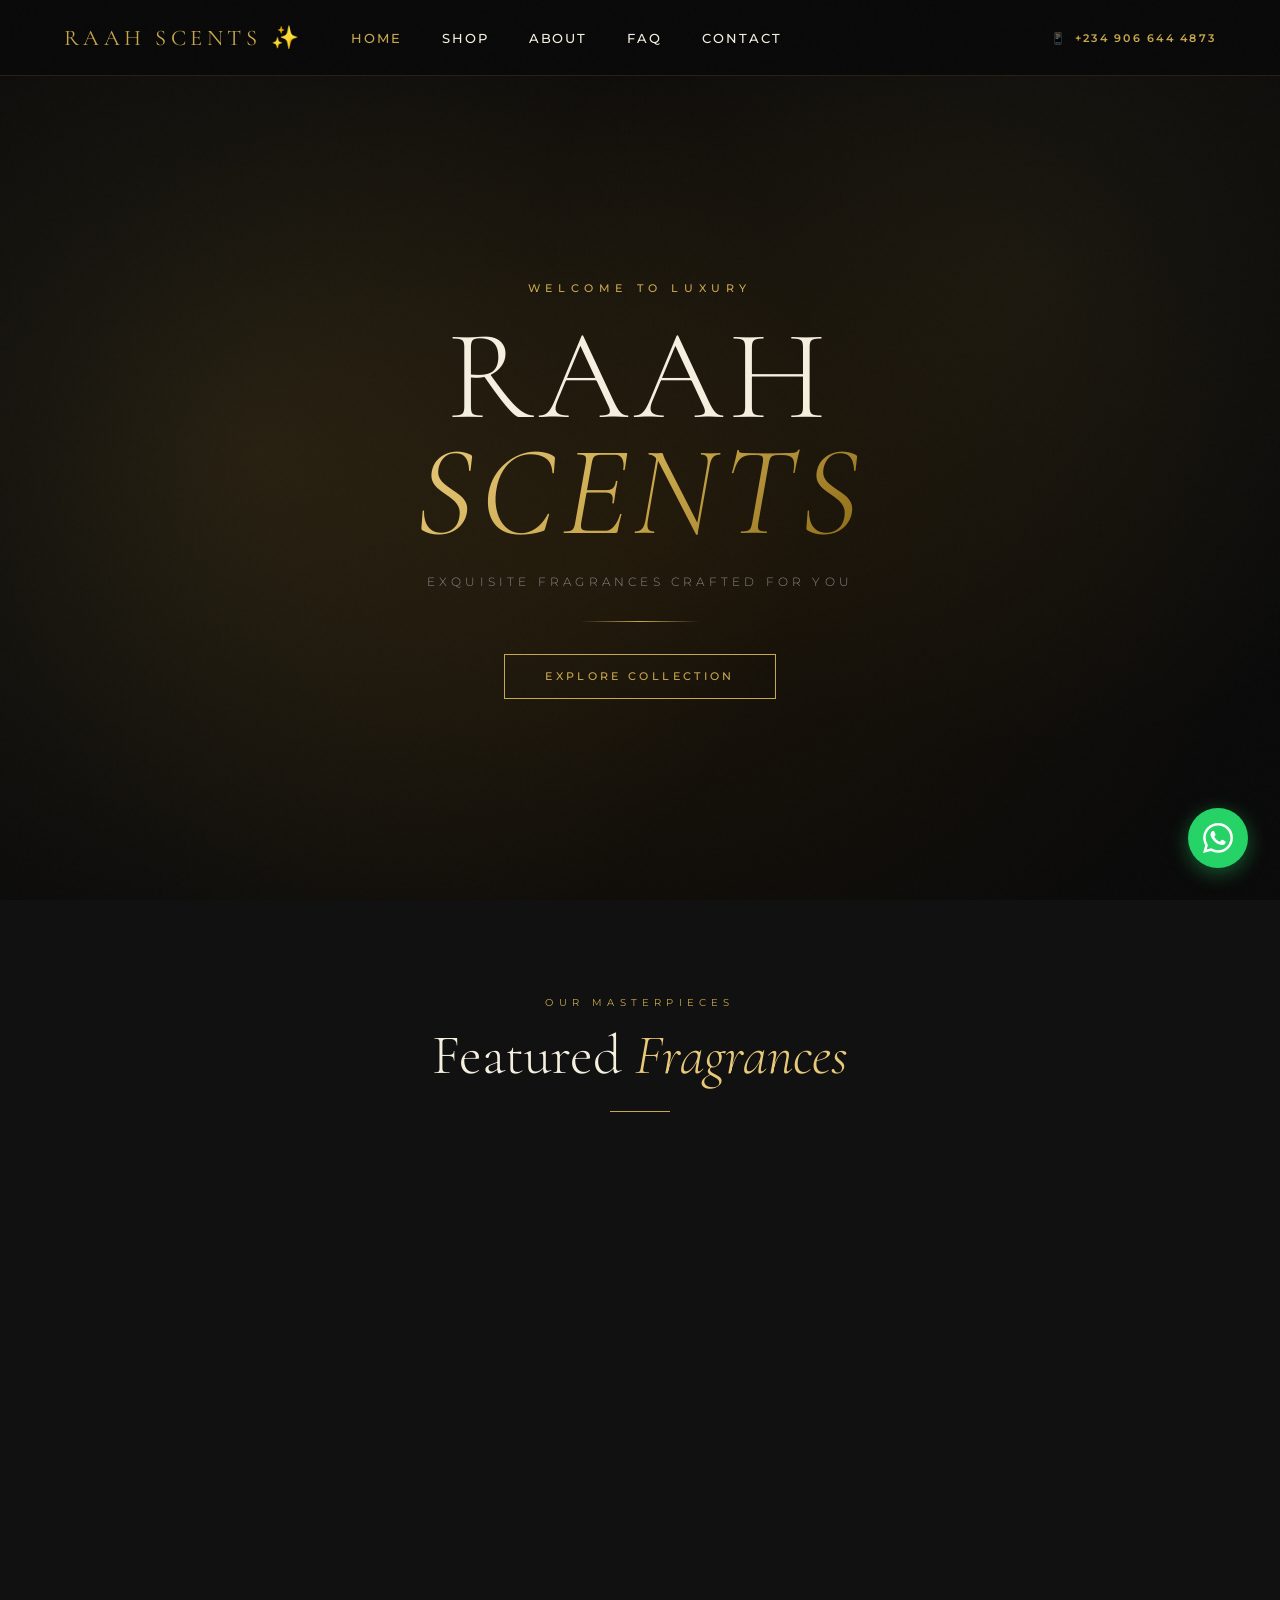
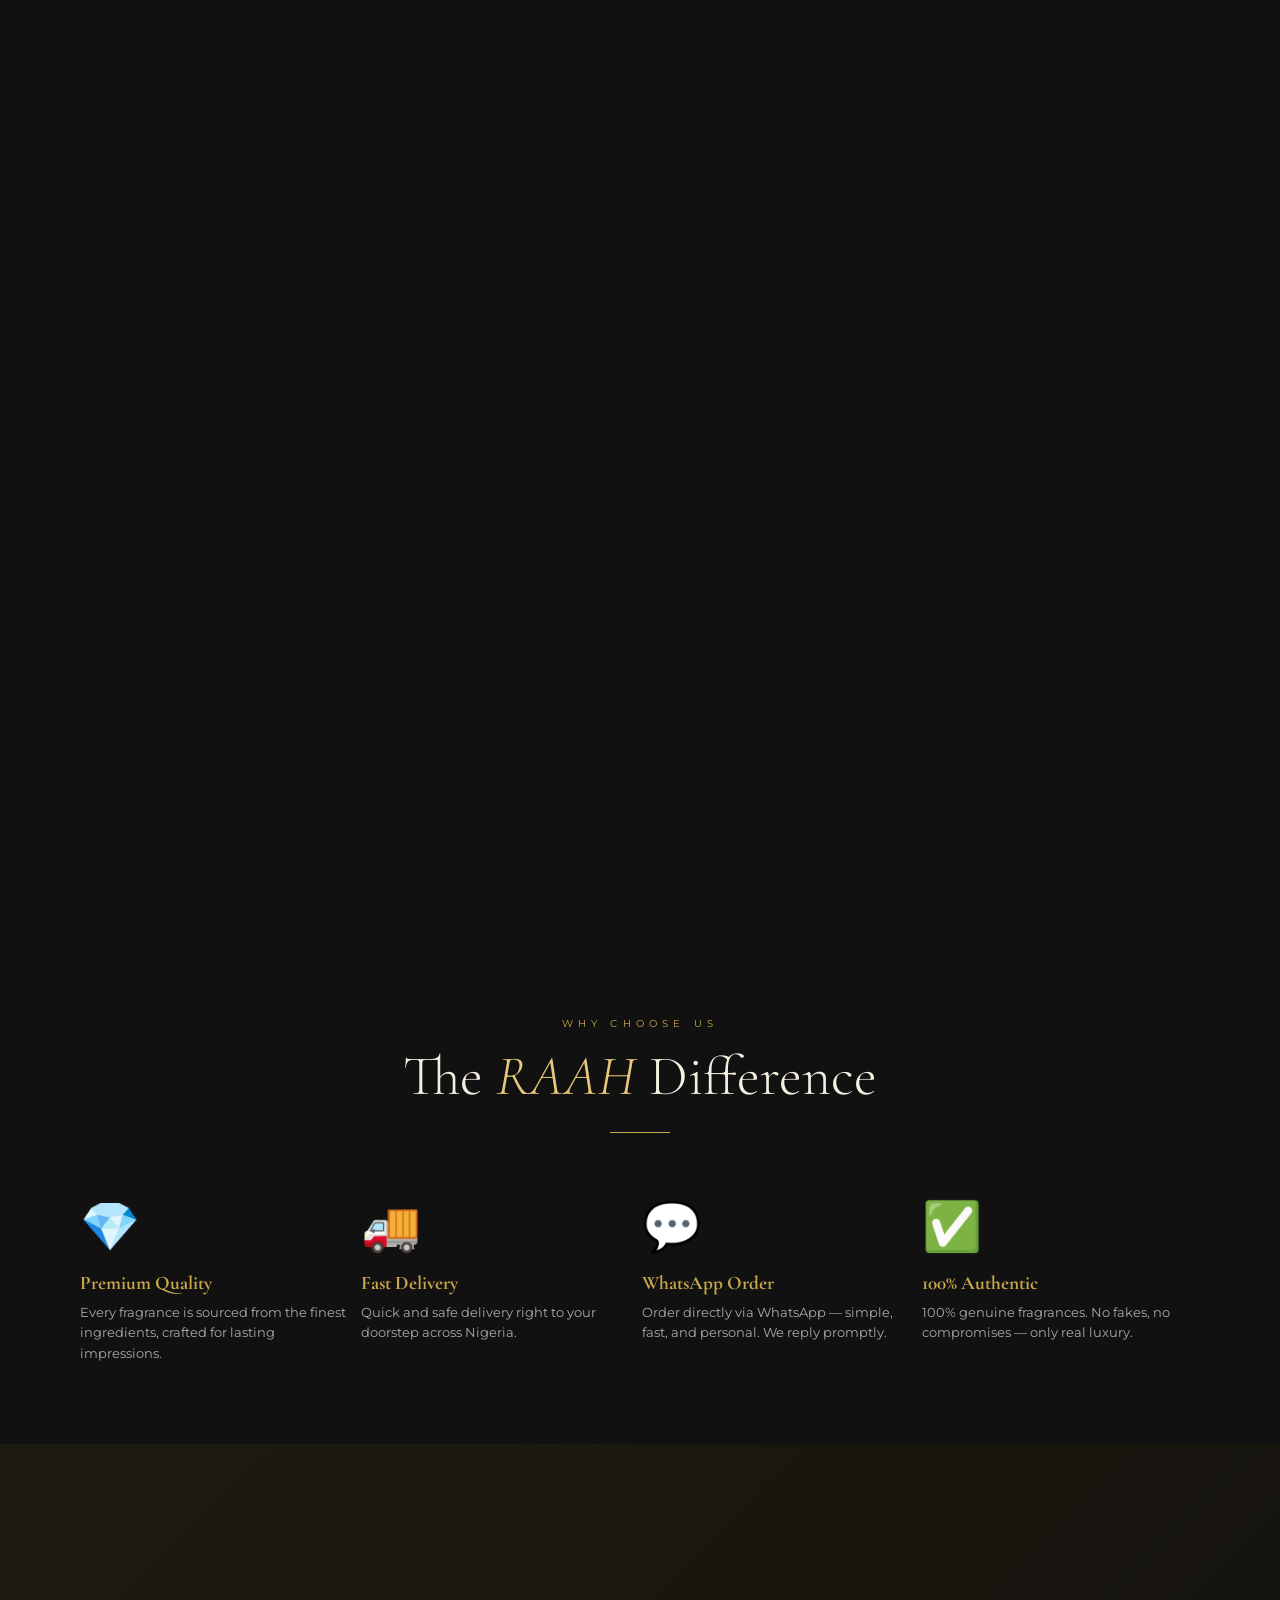
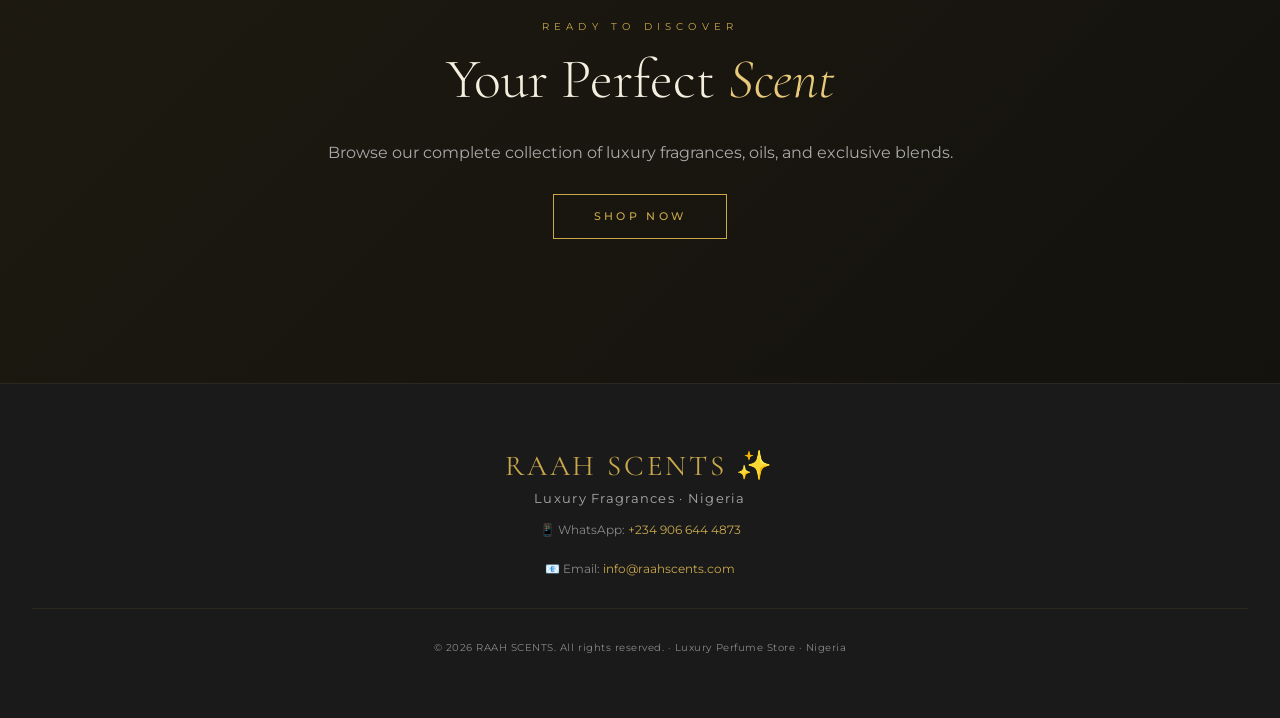
<file: Luxury-Perfume-Store/index.html>
<!DOCTYPE html>
<html lang="en">
<head>
  <meta charset="UTF-8">
  <meta name="viewport" content="width=device-width, initial-scale=1.0">
  <meta name="description" content="RAAH SCENTS - Luxury Perfumes & Fragrances from Nigeria">
  <meta property="og:title" content="RAAH SCENTS ✨ — Luxury Perfumes">
  <meta property="og:description" content="Discover our exclusive collection of premium fragrances">
  <meta property="og:type" content="website">
  <title>RAAH SCENTS ✨ — Luxury Perfumes</title>
  
  <link href="https://fonts.googleapis.com/css2?family=Cormorant+Garamond:ital,wght@0,300;0,400;0,600;1,300;1,400&family=Montserrat:wght@300;400;500;600&display=swap" rel="stylesheet">
  <link rel="stylesheet" href="css/styles.css">
</head>
<body>

<!-- NAVIGATION -->
<nav>
  <div class="nav-left">
    <a href="index.html" class="nav-logo">RAAH SCENTS ✨</a>
    <ul class="nav-menu">
      <li><a href="index.html" class="active">Home</a></li>
      <li><a href="shop.html">Shop</a></li>
      <li><a href="about.html">About</a></li>
      <li><a href="faq.html">FAQ</a></li>
      <li><a href="contact.html">Contact</a></li>
    </ul>
  </div>
  <div class="nav-right">
    <div class="nav-contact">
      📱 <span>+234 906 644 4873</span>
    </div>
  </div>
</nav>

<!-- HERO SECTION -->
<header>
  <div class="header-particles" id="particles"></div>
  
  <div class="header-content">
    <p class="brand-eyebrow">Welcome to Luxury</p>
    <h1 class="brand-name">RAAH <span>SCENTS</span></h1>
    <p class="brand-tagline">Exquisite Fragrances Crafted for You</p>
    <div class="header-divider"></div>
    <a href="shop.html" class="header-cta">Explore Collection</a>
  </div>
</header>

<!-- FEATURED SECTION -->
<section class="products-section">
  <div class="section-heading">
    <p class="section-eyebrow">Our Masterpieces</p>
    <h2 class="section-title">Featured <em>Fragrances</em></h2>
    <div class="section-line"></div>
  </div>

  <div class="products-grid" id="featuredGrid"></div>
</section>

<!-- FEATURES SECTION -->
<section style="padding: 5rem 2rem; background: var(--dark);">
  <div class="section-heading">
    <p class="section-eyebrow">Why Choose Us</p>
    <h2 class="section-title">The <em>RAAH</em> Difference</h2>
    <div class="section-line"></div>
  </div>

  <div class="products-grid" style="grid-template-columns: repeat(auto-fit, minmax(250px, 1fr));">
    <div class="reveal" style="transition-delay:0s">
      <div style="font-size: 3rem; margin-bottom: 1rem;">💎</div>
      <h3 style="font-family: 'Cormorant Garamond', serif; font-size: 1.2rem; margin-bottom: 0.5rem; color: var(--gold);">Premium Quality</h3>
      <p style="font-size: 0.8rem; color: var(--text-light); line-height: 1.6;">Every fragrance is sourced from the finest ingredients, crafted for lasting impressions.</p>
    </div>
    <div class="reveal" style="transition-delay:0.1s">
      <div style="font-size: 3rem; margin-bottom: 1rem;">🚚</div>
      <h3 style="font-family: 'Cormorant Garamond', serif; font-size: 1.2rem; margin-bottom: 0.5rem; color: var(--gold);">Fast Delivery</h3>
      <p style="font-size: 0.8rem; color: var(--text-light); line-height: 1.6;">Quick and safe delivery right to your doorstep across Nigeria.</p>
    </div>
    <div class="reveal" style="transition-delay:0.2s">
      <div style="font-size: 3rem; margin-bottom: 1rem;">💬</div>
      <h3 style="font-family: 'Cormorant Garamond', serif; font-size: 1.2rem; margin-bottom: 0.5rem; color: var(--gold);">WhatsApp Order</h3>
      <p style="font-size: 0.8rem; color: var(--text-light); line-height: 1.6;">Order directly via WhatsApp — simple, fast, and personal. We reply promptly.</p>
    </div>
    <div class="reveal" style="transition-delay:0.3s">
      <div style="font-size: 3rem; margin-bottom: 1rem;">✅</div>
      <h3 style="font-family: 'Cormorant Garamond', serif; font-size: 1.2rem; margin-bottom: 0.5rem; color: var(--gold);">100% Authentic</h3>
      <p style="font-size: 0.8rem; color: var(--text-light); line-height: 1.6;">100% genuine fragrances. No fakes, no compromises — only real luxury.</p>
    </div>
  </div>
</section>

<!-- CTA SECTION -->
<section style="padding: 5rem 2rem; background: linear-gradient(135deg, rgba(201,168,76,0.1) 0%, rgba(201,168,76,0.05) 100%); text-align: center;">
  <div class="section-heading">
    <p class="section-eyebrow">Ready to Discover</p>
    <h2 class="section-title">Your Perfect <em>Scent</em></h2>
    <p style="font-size: 1rem; color: var(--text-light); margin-top: 2rem; margin-bottom: 2rem;">Browse our complete collection of luxury fragrances, oils, and exclusive blends.</p>
    <a href="shop.html" class="header-cta">Shop Now</a>
  </div>
</section>

<!-- FOOTER -->
<footer>
  <div class="footer-logo">RAAH SCENTS ✨</div>
  <p class="footer-tagline">Luxury Fragrances · Nigeria</p>
  <p class="footer-contact">📱 WhatsApp: <a href="https://wa.me/2349066444873" target="_blank">+234 906 644 4873</a></p>
  <p class="footer-contact">📧 Email: <a href="mailto:info@raahscents.com">info@raahscents.com</a></p>
  <div class="footer-bottom">© 2026 RAAH SCENTS. All rights reserved. · Luxury Perfume Store · Nigeria</div>
</footer>

<!-- WHATSAPP FLOAT -->
<a class="whatsapp-float" href="https://wa.me/2349066444873" target="_blank" title="Chat on WhatsApp">
  <svg viewBox="0 0 24 24" xmlns="http://www.w3.org/2000/svg">
    <path d="M17.472 14.382c-.297-.149-1.758-.867-2.03-.967-.273-.099-.471-.148-.67.15-.197.297-.767.966-.94 1.164-.173.199-.347.223-.644.075-.297-.15-1.255-.463-2.39-1.475-.883-.788-1.48-1.761-1.653-2.059-.173-.297-.018-.458.13-.606.134-.133.298-.347.446-.52.149-.174.198-.298.298-.497.099-.198.05-.371-.025-.52-.075-.149-.669-1.612-.916-2.207-.242-.579-.487-.5-.669-.51-.173-.008-.371-.01-.57-.01-.198 0-.52.074-.792.372-.272.297-1.04 1.016-1.04 2.479 0 1.462 1.065 2.875 1.213 3.074.149.198 2.096 3.2 5.077 4.487.709.306 1.262.489 1.694.625.712.227 1.36.195 1.871.118.571-.085 1.758-.719 2.006-1.413.248-.694.248-1.289.173-1.413-.074-.124-.272-.198-.57-.347m-5.421 7.403h-.004a9.87 9.87 0 01-5.031-1.378l-.361-.214-3.741.982.998-3.648-.235-.374a9.86 9.86 0 01-1.51-5.26c.001-5.45 4.436-9.884 9.888-9.884 2.64 0 5.122 1.03 6.988 2.898a9.825 9.825 0 012.893 6.994c-.003 5.45-4.437 9.884-9.885 9.884m8.413-18.297A11.815 11.815 0 0012.05 0C5.495 0 .16 5.335.157 11.892c0 2.096.547 4.142 1.588 5.945L.057 24l6.305-1.654a11.882 11.882 0 005.683 1.448h.005c6.554 0 11.89-5.335 11.893-11.893a11.821 11.821 0 00-3.48-8.413z"/>
  </svg>
</a>

<!-- MODAL -->
<div class="modal-overlay" id="modalOverlay" onclick="closeModal(event)">
  <div class="modal">
    <p style="font-size:0.6rem;letter-spacing:0.3em;color:var(--gold);text-transform:uppercase;margin-bottom:0.5rem">Place Your Order</p>
    <h2 class="modal-perfume-name" id="modalName"></h2>
    <p class="modal-price" id="modalPrice"></p>
    <p class="modal-text">You'll be redirected to WhatsApp to complete your order. Your selected perfume details will be pre-filled in the message.</p>
    <a class="modal-wa-btn" id="modalWhatsApp" href="#" target="_blank">📲 Order via WhatsApp</a>
    <button class="modal-close" onclick="closeModal()">Cancel</button>
  </div>
</div>

<script src="js/products-data.js"></script>
<script src="js/main.js"></script>
<script>
  // ── FEATURED PRODUCTS ──
  const featuredProducts = [
    allProducts[0],  // Baccarat Rouge
    allProducts[6],  // Desert King
    allProducts[12], // Velvet Noir
    allProducts[7],  // Tobacco & Oud
  ];

  const grid = document.getElementById('featuredGrid');
  featuredProducts.forEach((p, i) => {
    const delay = i * 0.1;
    const card = document.createElement('div');
    card.className = 'product-card reveal';
    card.style.transitionDelay = delay + 's';

    card.innerHTML = `
      <div class="product-img-wrap">
        <div class="product-img-fallback" style="background:${p.gradient}">
          <span style="font-size:5rem">${p.emoji}</span>
        </div>
        ${p.badge ? `<div class="product-badge">${p.badge}</div>` : ''}
        <div class="product-overlay">
          <button class="buy-btn" onclick="openModal('${p.name}','${formatPrice(p.price)}','${p.ml[0]}')">Quick Order</button>
        </div>
      </div>
      <div class="product-info">
        <p class="product-category">${p.subcategory}</p>
        <h3 class="product-name">${p.name}</h3>
        <p class="product-desc">${p.description}</p>
        <div class="product-footer">
          <div class="price-tag">
            <span class="price-label">Price</span>
            <span class="price-amount">${formatPrice(p.price)}</span>
            <span class="price-ml">${p.ml[0]}</span>
          </div>
          <button class="buy-btn" onclick="openModal('${p.name}','${formatPrice(p.price)}','${p.ml[0]}')">Buy Now</button>
        </div>
      </div>
    `;
    grid.appendChild(card);
  });

  // ── CREATE PARTICLES ──
  createParticles('particles', 30);
</script>

</body>
</html>
</file>
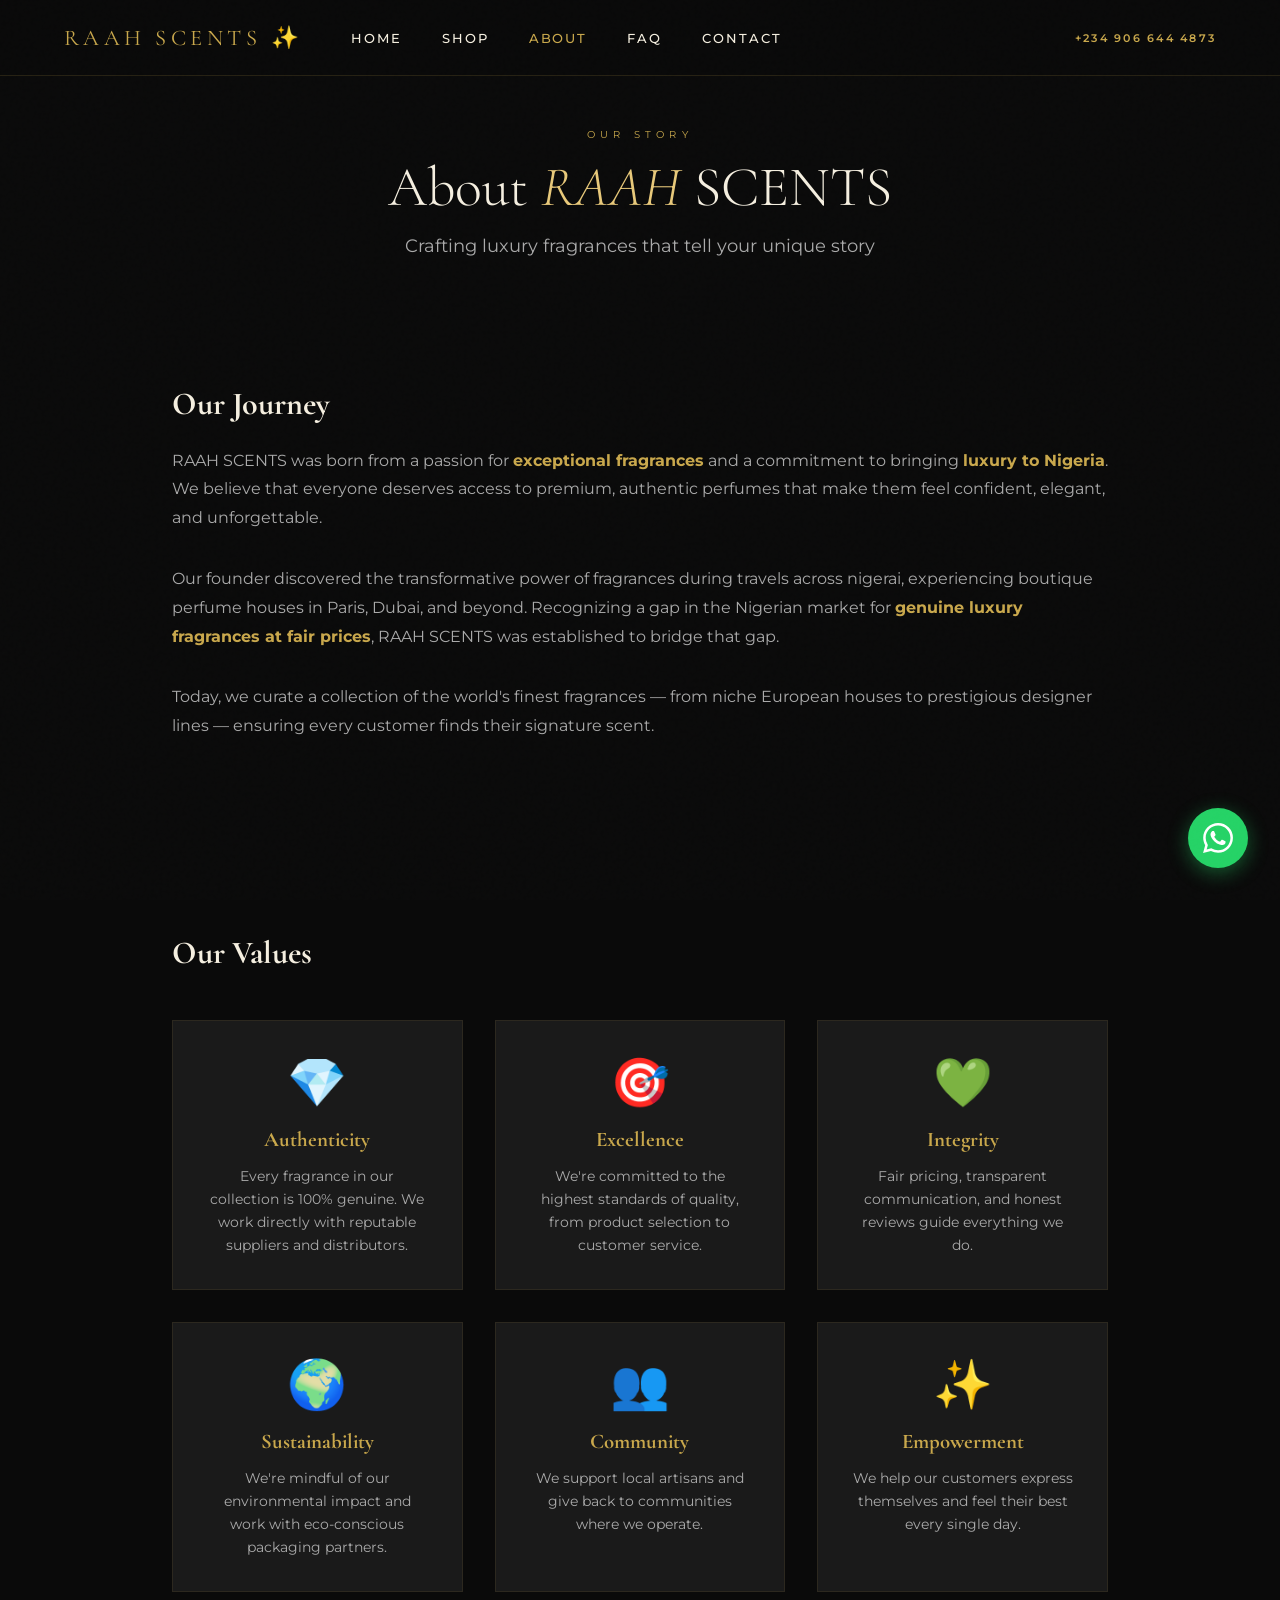
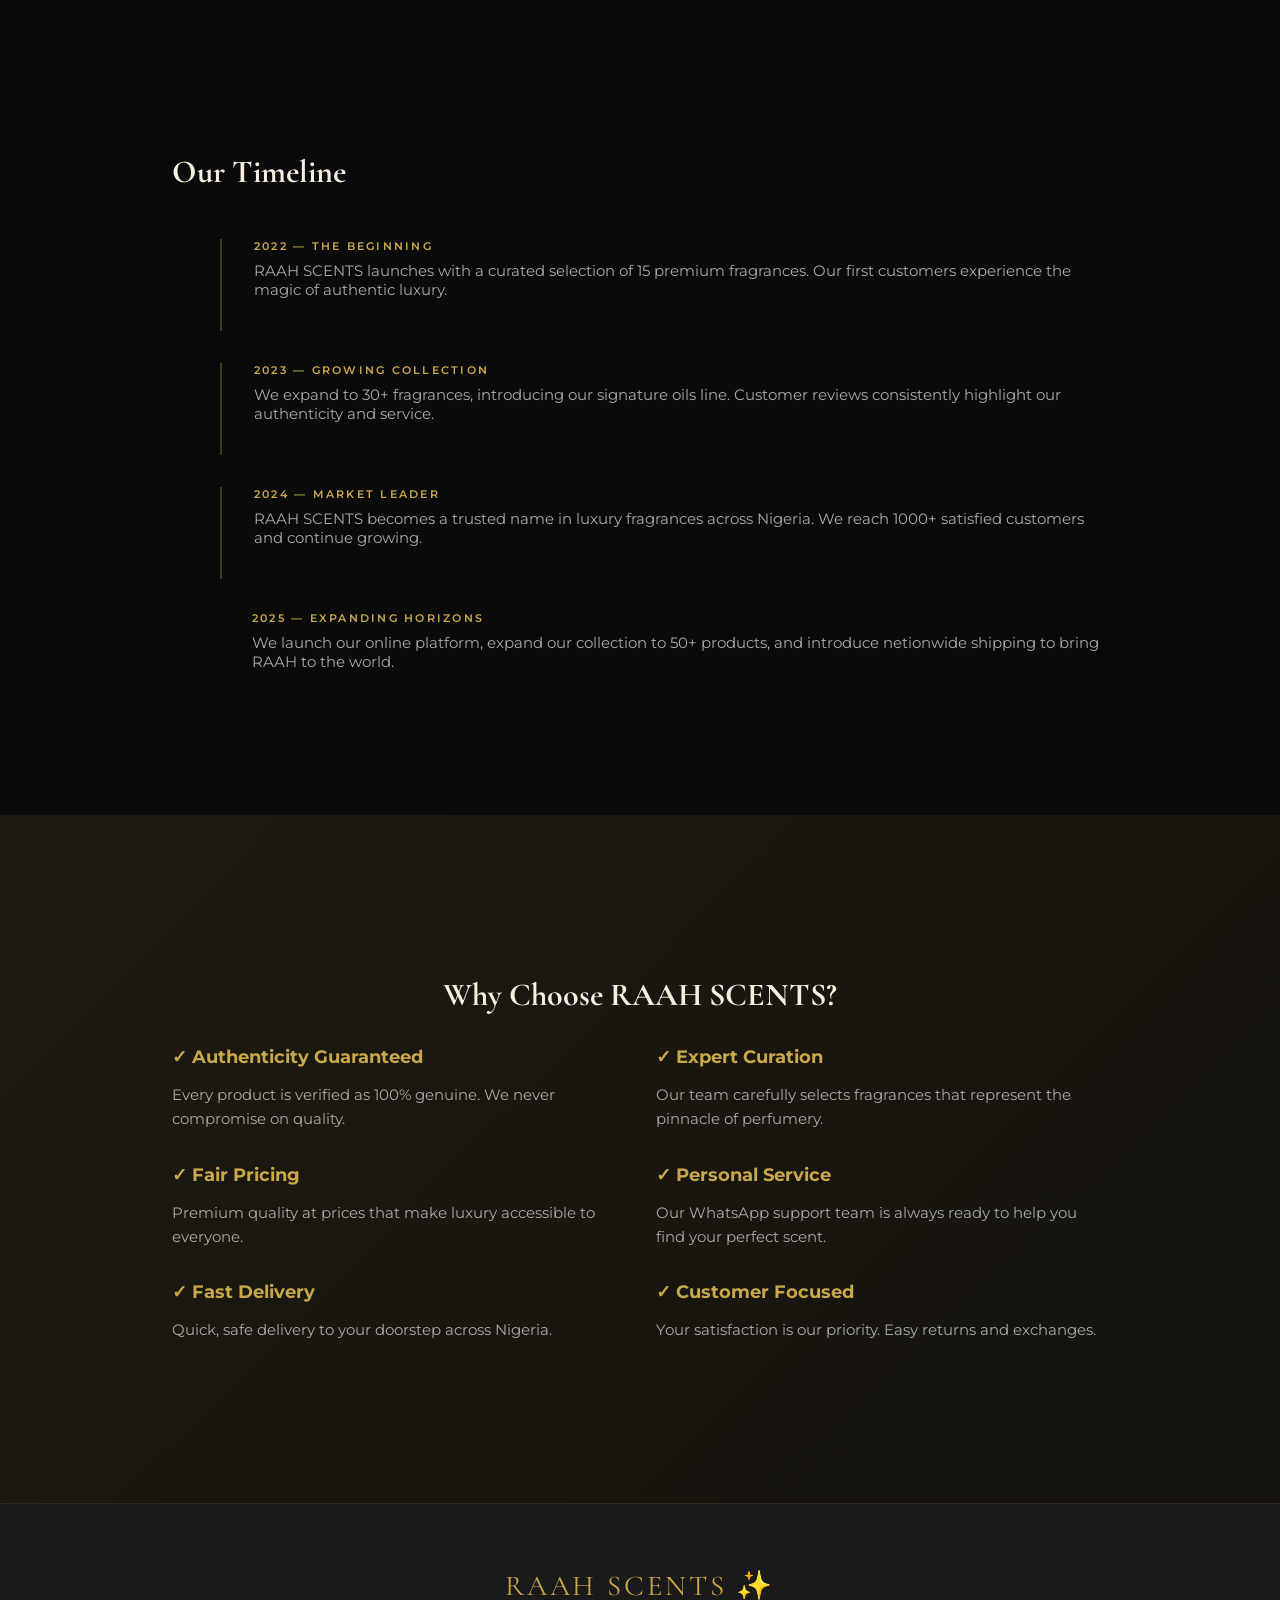
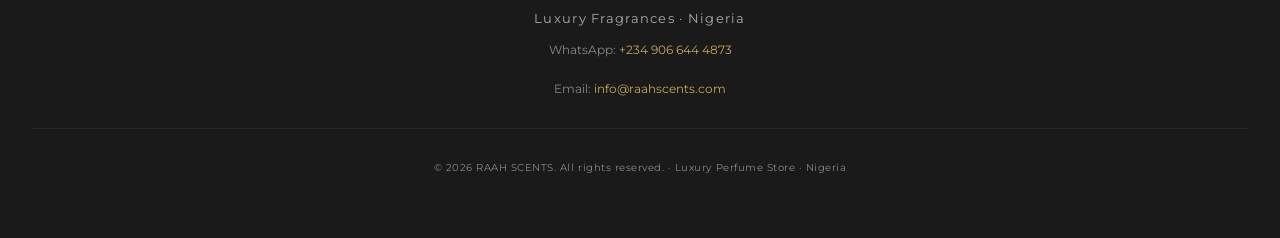
<file: Luxury-Perfume-Store/about.html>
<!DOCTYPE html>
<html lang="en">
<head>
  <meta charset="UTF-8">
  <meta name="viewport" content="width=device-width, initial-scale=1.0">
  <meta name="description" content="Learn about RAAH SCENTS - our story, mission, and commitment to luxury">
  <title>About Us - RAAH SCENTS ✨</title>
  
  <link href="https://fonts.googleapis.com/css2?family=Cormorant+Garamond:ital,wght@0,300;0,400;0,600;1,300;1,400&family=Montserrat:wght@300;400;500;600&display=swap" rel="stylesheet">
  <link rel="stylesheet" href="css/styles.css">
  <style>
    .content-section {
      max-width: 1000px;
      margin: 0 auto;
      padding: 5rem 2rem;
    }

    .content-text {
      font-size: 1rem;
      line-height: 1.8;
      color: var(--text-light);
      margin-bottom: 2rem;
    }

    .content-text strong {
      color: var(--gold);
    }

    .values-grid {
      display: grid;
      grid-template-columns: repeat(auto-fit, minmax(250px, 1fr));
      gap: 2rem;
      margin-top: 3rem;
    }

    .value-card {
      padding: 2rem;
      background: var(--dark2);
      border: 1px solid rgba(201, 168, 76, 0.1);
      text-align: center;
    }

    .value-emoji {
      font-size: 3rem;
      margin-bottom: 1rem;
    }

    .value-title {
      font-family: 'Cormorant Garamond', serif;
      font-size: 1.3rem;
      color: var(--gold);
      margin-bottom: 0.8rem;
    }

    .value-text {
      font-size: 0.9rem;
      color: var(--text-light);
      line-height: 1.6;
    }

    .timeline {
      margin-top: 3rem;
      position: relative;
      padding-left: 3rem;
    }

    .timeline-item {
      margin-bottom: 2rem;
      padding-bottom: 2rem;
      border-left: 2px solid rgba(201, 168, 76, 0.3);
      padding-left: 2rem;
    }

    .timeline-item:last-child {
      border-left: none;
    }

    .timeline-year {
      font-size: 0.7rem;
      letter-spacing: 0.2em;
      color: var(--gold);
      text-transform: uppercase;
      font-weight: 600;
    }

    .timeline-text {
      font-size: 0.95rem;
      color: var(--text-light);
      margin-top: 0.5rem;
    }
  </style>
</head>
<body>

<!-- NAVIGATION -->
<nav>
  <div class="nav-left">
    <a href="index.html" class="nav-logo">RAAH SCENTS ✨</a>
    <ul class="nav-menu">
      <li><a href="index.html">Home</a></li>
      <li><a href="shop.html">Shop</a></li>
      <li><a href="about.html" class="active">About</a></li>
      <li><a href="faq.html">FAQ</a></li>
      <li><a href="contact.html">Contact</a></li>
    </ul>
  </div>
  <div class="nav-right">
    <div class="nav-contact">
       <span>+234 906 644 4873</span>
    </div>
  </div>
</nav>

<!-- PAGE HEADER -->
<section style="padding: 8rem 2rem 3rem; text-align: center;">
  <p class="section-eyebrow">Our Story</p>
  <h1 class="section-title">About <em>RAAH</em> SCENTS</h1>
  <p style="font-size: 1.1rem; color: var(--text-light); margin-top: 1rem; max-width: 700px; margin-left: auto; margin-right: auto;">Crafting luxury fragrances that tell your unique story</p>
</section>

<!-- STORY SECTION -->
<section class="content-section">
  <h2 style="font-family: 'Cormorant Garamond', serif; font-size: 2rem; color: var(--cream); margin-bottom: 1.5rem;">Our Journey</h2>
  
  <p class="content-text">
    RAAH SCENTS was born from a passion for <strong>exceptional fragrances</strong> and a commitment to bringing <strong>luxury to Nigeria</strong>. 
    We believe that everyone deserves access to premium, authentic perfumes that make them feel confident, elegant, and unforgettable.
  </p>

  <p class="content-text">
    Our founder discovered the transformative power of fragrances during travels across nigerai, experiencing boutique perfume houses in Paris, 
    Dubai, and beyond. Recognizing a gap in the Nigerian market for <strong>genuine luxury fragrances at fair prices</strong>, 
    RAAH SCENTS was established to bridge that gap.
  </p>

  <p class="content-text">
    Today, we curate a collection of the world's finest fragrances — from niche European houses to prestigious designer lines — 
    ensuring every customer finds their signature scent.
  </p>
</section>

<!-- VALUES SECTION -->
<section class="content-section">
  <h2 style="font-family: 'Cormorant Garamond', serif; font-size: 2rem; color: var(--cream); margin-bottom: 1.5rem;">Our Values</h2>
  
  <div class="values-grid">
    <div class="value-card reveal" style="transition-delay: 0s;">
      <div class="value-emoji">💎</div>
      <h3 class="value-title">Authenticity</h3>
      <p class="value-text">Every fragrance in our collection is 100% genuine. We work directly with reputable suppliers and distributors.</p>
    </div>

    <div class="value-card reveal" style="transition-delay: 0.1s;">
      <div class="value-emoji">🎯</div>
      <h3 class="value-title">Excellence</h3>
      <p class="value-text">We're committed to the highest standards of quality, from product selection to customer service.</p>
    </div>

    <div class="value-card reveal" style="transition-delay: 0.2s;">
      <div class="value-emoji">💚</div>
      <h3 class="value-title">Integrity</h3>
      <p class="value-text">Fair pricing, transparent communication, and honest reviews guide everything we do.</p>
    </div>

    <div class="value-card reveal" style="transition-delay: 0.3s;">
      <div class="value-emoji">🌍</div>
      <h3 class="value-title">Sustainability</h3>
      <p class="value-text">We're mindful of our environmental impact and work with eco-conscious packaging partners.</p>
    </div>

    <div class="value-card reveal" style="transition-delay: 0.4s;">
      <div class="value-emoji">👥</div>
      <h3 class="value-title">Community</h3>
      <p class="value-text">We support local artisans and give back to communities where we operate.</p>
    </div>

    <div class="value-card reveal" style="transition-delay: 0.5s;">
      <div class="value-emoji">✨</div>
      <h3 class="value-title">Empowerment</h3>
      <p class="value-text">We help our customers express themselves and feel their best every single day.</p>
    </div>
  </div>
</section>

<!-- TIMELINE SECTION -->
<section class="content-section">
  <h2 style="font-family: 'Cormorant Garamond', serif; font-size: 2rem; color: var(--cream); margin-bottom: 1.5rem;">Our Timeline</h2>
  
  <div class="timeline">
    <div class="timeline-item reveal" style="transition-delay: 0s;">
      <div class="timeline-year">2022 — The Beginning</div>
      <div class="timeline-text">RAAH SCENTS launches with a curated selection of 15 premium fragrances. Our first customers experience the magic of authentic luxury.</div>
    </div>

    <div class="timeline-item reveal" style="transition-delay: 0.1s;">
      <div class="timeline-year">2023 — Growing Collection</div>
      <div class="timeline-text">We expand to 30+ fragrances, introducing our signature oils line. Customer reviews consistently highlight our authenticity and service.</div>
    </div>

    <div class="timeline-item reveal" style="transition-delay: 0.2s;">
      <div class="timeline-year">2024 — Market Leader</div>
      <div class="timeline-text">RAAH SCENTS becomes a trusted name in luxury fragrances across Nigeria. We reach 1000+ satisfied customers and continue growing.</div>
    </div>

    <div class="timeline-item reveal" style="transition-delay: 0.3s;">
      <div class="timeline-year">2025 — Expanding Horizons</div>
      <div class="timeline-text">We launch our online platform, expand our collection to 50+ products, and introduce netionwide shipping to bring RAAH to the world.</div>
    </div>
  </div>
</section>

<!-- WHY CHOOSE US -->
<section style="padding: 5rem 2rem; background: linear-gradient(135deg, rgba(201,168,76,0.1) 0%, rgba(201,168,76,0.05) 100%);">
  <div class="content-section">
    <h2 style="font-family: 'Cormorant Garamond', serif; font-size: 2rem; color: var(--cream); margin-bottom: 1.5rem; text-align: center;">Why Choose RAAH SCENTS?</h2>
    
    <div style="display: grid; grid-template-columns: repeat(auto-fit, minmax(300px, 1fr)); gap: 2rem; margin-top: 2rem;">
      <div>
        <h3 style="color: var(--gold); font-size: 1.1rem; margin-bottom: 1rem;">✓ Authenticity Guaranteed</h3>
        <p style="font-size: 0.95rem; line-height: 1.6; color: var(--text-light);">Every product is verified as 100% genuine. We never compromise on quality.</p>
      </div>

      <div>
        <h3 style="color: var(--gold); font-size: 1.1rem; margin-bottom: 1rem;">✓ Expert Curation</h3>
        <p style="font-size: 0.95rem; line-height: 1.6; color: var(--text-light);">Our team carefully selects fragrances that represent the pinnacle of perfumery.</p>
      </div>

      <div>
        <h3 style="color: var(--gold); font-size: 1.1rem; margin-bottom: 1rem;">✓ Fair Pricing</h3>
        <p style="font-size: 0.95rem; line-height: 1.6; color: var(--text-light);">Premium quality at prices that make luxury accessible to everyone.</p>
      </div>

      <div>
        <h3 style="color: var(--gold); font-size: 1.1rem; margin-bottom: 1rem;">✓ Personal Service</h3>
        <p style="font-size: 0.95rem; line-height: 1.6; color: var(--text-light);">Our WhatsApp support team is always ready to help you find your perfect scent.</p>
      </div>

      <div>
        <h3 style="color: var(--gold); font-size: 1.1rem; margin-bottom: 1rem;">✓ Fast Delivery</h3>
        <p style="font-size: 0.95rem; line-height: 1.6; color: var(--text-light);">Quick, safe delivery to your doorstep across Nigeria.</p>
      </div>

      <div>
        <h3 style="color: var(--gold); font-size: 1.1rem; margin-bottom: 1rem;">✓ Customer Focused</h3>
        <p style="font-size: 0.95rem; line-height: 1.6; color: var(--text-light);">Your satisfaction is our priority. Easy returns and exchanges.</p>
      </div>
    </div>
  </div>
</section>

<!-- FOOTER -->
<footer>
  <div class="footer-logo">RAAH SCENTS ✨</div>
  <p class="footer-tagline">Luxury Fragrances · Nigeria</p>
  <p class="footer-contact"> WhatsApp: <a href="https://wa.me/2349066444873" target="_blank">+234 906 644 4873</a></p>
  <p class="footer-contact"> Email: <a href="mailto:info@raahscents.com">info@raahscents.com</a></p>
  <div class="footer-bottom">© 2026 RAAH SCENTS. All rights reserved. · Luxury Perfume Store · Nigeria</div>
</footer>

<!-- WHATSAPP FLOAT -->
<a class="whatsapp-float" href="https://wa.me/2349066444873" target="_blank" title="Chat on WhatsApp">
  <svg viewBox="0 0 24 24" xmlns="http://www.w3.org/2000/svg">
    <path d="M17.472 14.382c-.297-.149-1.758-.867-2.03-.967-.273-.099-.471-.148-.67.15-.197.297-.767.966-.94 1.164-.173.199-.347.223-.644.075-.297-.15-1.255-.463-2.39-1.475-.883-.788-1.48-1.761-1.653-2.059-.173-.297-.018-.458.13-.606.134-.133.298-.347.446-.52.149-.174.198-.298.298-.497.099-.198.05-.371-.025-.52-.075-.149-.669-1.612-.916-2.207-.242-.579-.487-.5-.669-.51-.173-.008-.371-.01-.57-.01-.198 0-.52.074-.792.372-.272.297-1.04 1.016-1.04 2.479 0 1.462 1.065 2.875 1.213 3.074.149.198 2.096 3.2 5.077 4.487.709.306 1.262.489 1.694.625.712.227 1.36.195 1.871.118.571-.085 1.758-.719 2.006-1.413.248-.694.248-1.289.173-1.413-.074-.124-.272-.198-.57-.347m-5.421 7.403h-.004a9.87 9.87 0 01-5.031-1.378l-.361-.214-3.741.982.998-3.648-.235-.374a9.86 9.86 0 01-1.51-5.26c.001-5.45 4.436-9.884 9.888-9.884 2.64 0 5.122 1.03 6.988 2.898a9.825 9.825 0 012.893 6.994c-.003 5.45-4.437 9.884-9.885 9.884m8.413-18.297A11.815 11.815 0 0012.05 0C5.495 0 .16 5.335.157 11.892c0 2.096.547 4.142 1.588 5.945L.057 24l6.305-1.654a11.882 11.882 0 005.683 1.448h.005c6.554 0 11.89-5.335 11.893-11.893a11.821 11.821 0 00-3.48-8.413z"/>
  </svg>
</a>

<script src="js/main.js"></script>
</body>
</html>
</file>
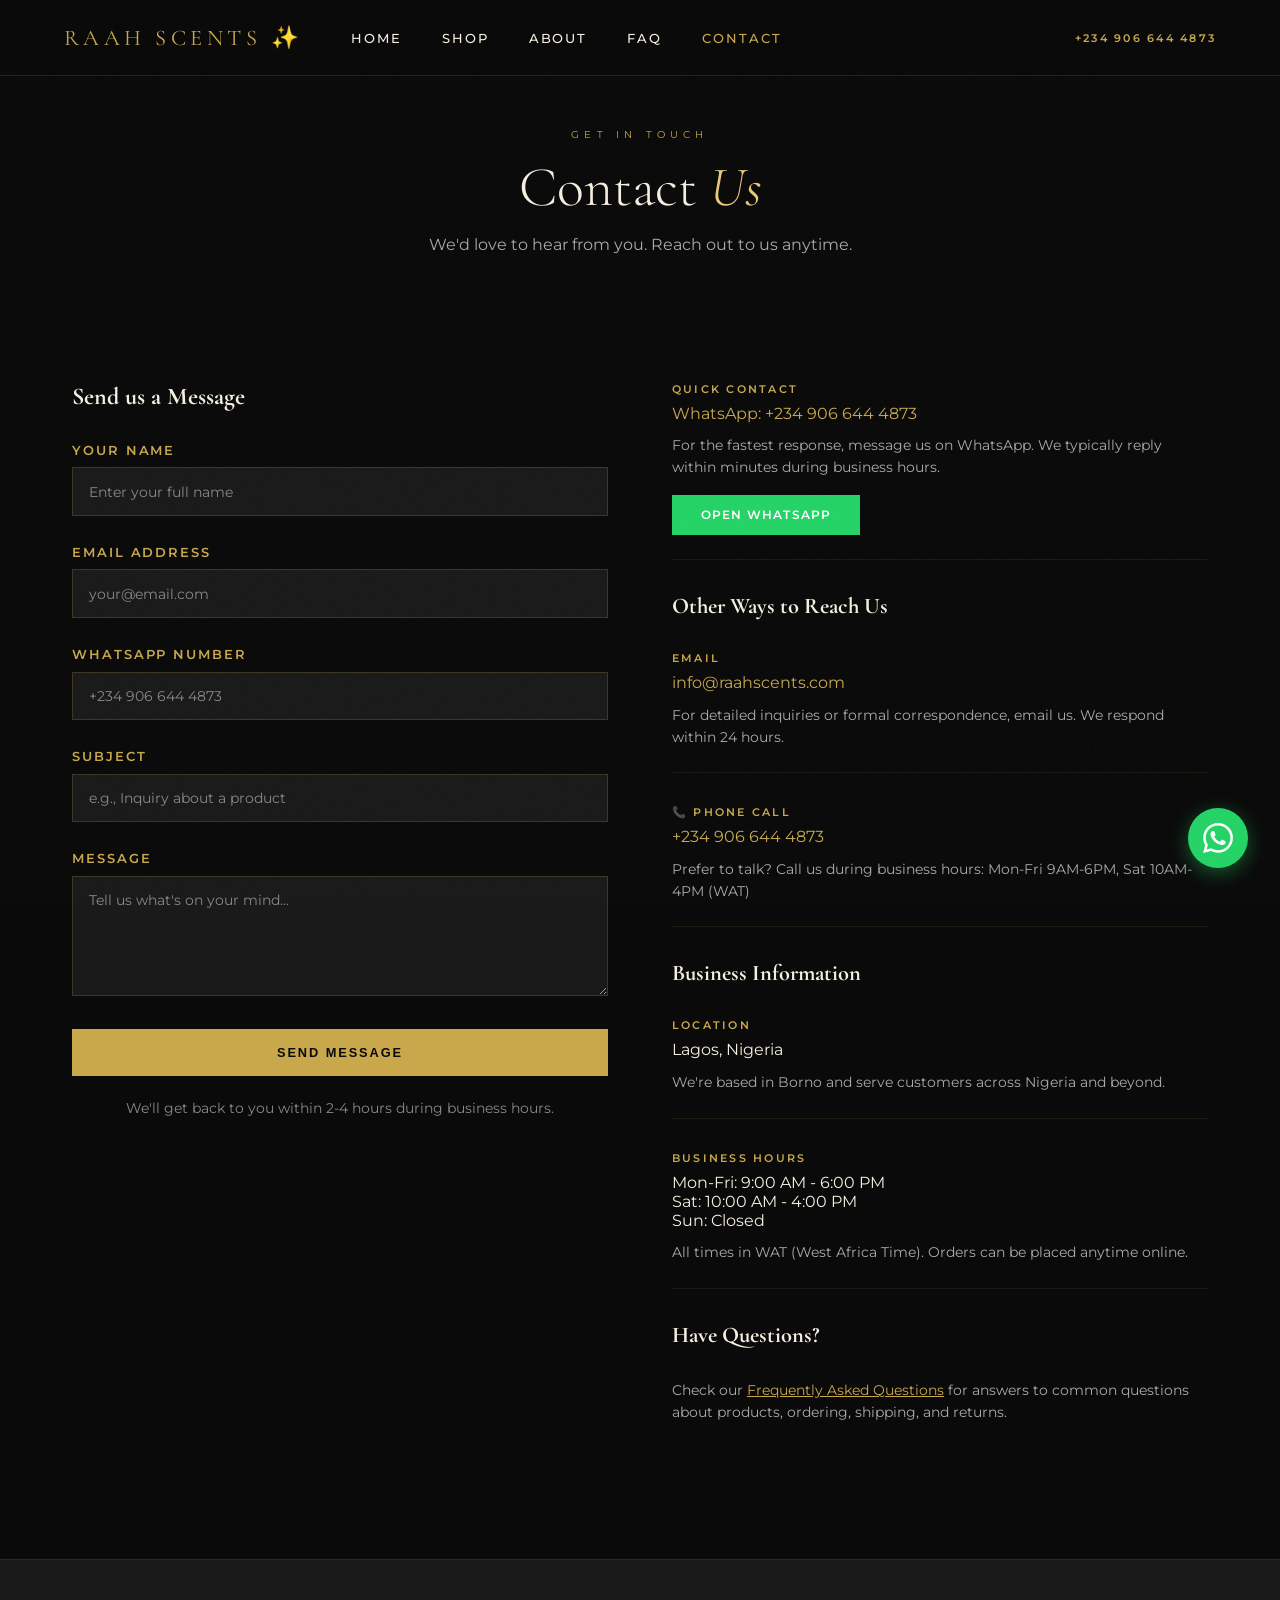
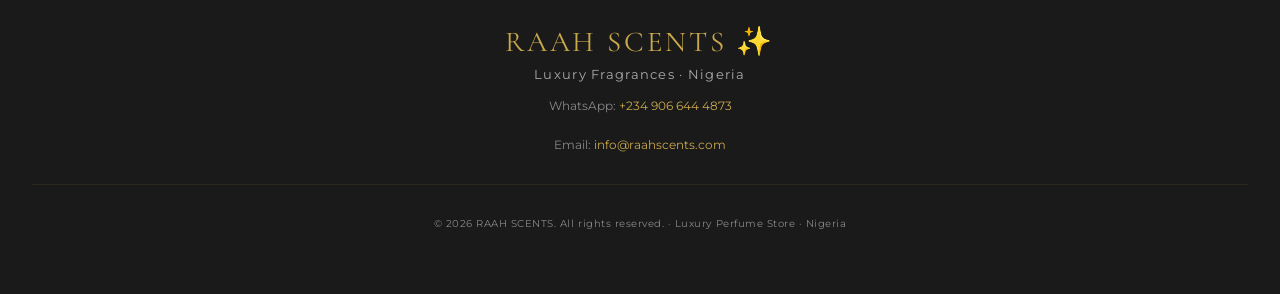
<file: Luxury-Perfume-Store/contact.html>
<!DOCTYPE html>
<html lang="en">
<head>
  <meta charset="UTF-8">
  <meta name="viewport" content="width=device-width, initial-scale=1.0">
  <meta name="description" content="Contact RAAH SCENTS - Get in touch with us via WhatsApp, email, or our contact form">
  <title>Contact Us - RAAH SCENTS ✨</title>
  
  <link href="https://fonts.googleapis.com/css2?family=Cormorant+Garamond:ital,wght@0,300;0,400;0,600;1,300;1,400&family=Montserrat:wght@300;400;500;600&display=swap" rel="stylesheet">
  <link rel="stylesheet" href="css/styles.css">
  <style>
    .contact-container {
      max-width: 1200px;
      margin: 0 auto;
      padding: 5rem 2rem;
      display: grid;
      grid-template-columns: 1fr 1fr;
      gap: 4rem;
      align-items: start;
    }

    .contact-info h3 {
      font-family: 'Cormorant Garamond', serif;
      font-size: 1.4rem;
      color: var(--cream);
      margin-bottom: 2rem;
      margin-top: 2rem;
    }

    .contact-info h3:first-child {
      margin-top: 0;
    }

    .contact-method {
      margin-bottom: 2rem;
      padding-bottom: 1.5rem;
      border-bottom: 1px solid rgba(201, 168, 76, 0.1);
    }

    .contact-method:last-child {
      border-bottom: none;
    }

    .contact-label {
      font-size: 0.7rem;
      letter-spacing: 0.2em;
      color: var(--gold);
      text-transform: uppercase;
      font-weight: 600;
      margin-bottom: 0.5rem;
    }

    .contact-value {
      font-size: 1rem;
      color: var(--cream);
      margin-bottom: 0.3rem;
    }

    .contact-value a {
      color: var(--gold);
      text-decoration: none;
      transition: opacity 0.3s;
    }

    .contact-value a:hover {
      opacity: 0.8;
    }

    .contact-description {
      font-size: 0.9rem;
      color: var(--text-light);
      margin-top: 0.8rem;
      line-height: 1.5;
    }

    .cta-button {
      display: inline-block;
      margin-top: 1rem;
      padding: 0.8rem 1.8rem;
      background: #25D366;
      color: white;
      text-decoration: none;
      font-size: 0.75rem;
      font-weight: 600;
      letter-spacing: 0.1em;
      text-transform: uppercase;
      transition: background 0.3s;
    }

    .cta-button:hover {
      background: #20BA5A;
    }

    .form-group {
      margin-bottom: 1.8rem;
    }

    .form-label {
      display: block;
      font-size: 0.8rem;
      letter-spacing: 0.15em;
      text-transform: uppercase;
      color: var(--gold);
      margin-bottom: 0.6rem;
      font-weight: 600;
    }

    .form-input,
    .form-textarea {
      width: 100%;
      padding: 0.9rem 1rem;
      background: var(--dark2);
      border: 1px solid rgba(201, 168, 76, 0.2);
      color: var(--cream);
      font-family: 'Montserrat', sans-serif;
      font-size: 0.9rem;
      transition: border-color 0.3s;
    }

    .form-input::placeholder,
    .form-textarea::placeholder {
      color: var(--text-muted);
    }

    .form-input:focus,
    .form-textarea:focus {
      outline: none;
      border-color: var(--gold);
      box-shadow: 0 0 0 2px rgba(201, 168, 76, 0.1);
    }

    .form-textarea {
      min-height: 120px;
      resize: vertical;
    }

    .form-submit {
      width: 100%;
      padding: 1rem;
      background: var(--gold);
      color: var(--black);
      border: none;
      font-size: 0.8rem;
      font-weight: 600;
      letter-spacing: 0.15em;
      text-transform: uppercase;
      cursor: pointer;
      transition: all 0.3s;
    }

    .form-submit:hover {
      background: var(--gold-light);
      transform: translateY(-2px);
    }

    .form-message {
      display: none;
      padding: 1rem;
      margin-bottom: 1.5rem;
      border-radius: 4px;
      text-align: center;
      font-size: 0.9rem;
    }

    .form-message.success {
      background: rgba(37, 211, 102, 0.1);
      color: #25D366;
      border: 1px solid #25D366;
      display: block;
    }

    .form-message.error {
      background: rgba(255, 59, 48, 0.1);
      color: #FF3B30;
      border: 1px solid #FF3B30;
      display: block;
    }

    @media (max-width: 768px) {
      .contact-container {
        grid-template-columns: 1fr;
        gap: 3rem;
      }

      .contact-info {
        order: 2;
      }

      .contact-form {
        order: 1;
      }
    }
  </style>
</head>
<body>

<!-- NAVIGATION -->
<nav>
  <div class="nav-left">
    <a href="index.html" class="nav-logo">RAAH SCENTS ✨</a>
    <ul class="nav-menu">
      <li><a href="index.html">Home</a></li>
      <li><a href="shop.html">Shop</a></li>
      <li><a href="about.html">About</a></li>
      <li><a href="faq.html">FAQ</a></li>
      <li><a href="contact.html" class="active">Contact</a></li>
    </ul>
  </div>
  <div class="nav-right">
    <div class="nav-contact">
       <span>+234 906 644 4873</span>
    </div>
  </div>
</nav>

<!-- PAGE HEADER -->
<section style="padding: 8rem 2rem 3rem; text-align: center;">
  <p class="section-eyebrow">Get In Touch</p>
  <h1 class="section-title">Contact <em>Us</em></h1>
  <p style="font-size: 1rem; color: var(--text-light); margin-top: 1rem;">We'd love to hear from you. Reach out to us anytime.</p>
</section>

<!-- CONTENT -->
<div class="contact-container">
  <!-- CONTACT FORM -->
  <div class="contact-form">
    <h2 style="font-family: 'Cormorant Garamond', serif; font-size: 1.5rem; color: var(--cream); margin-bottom: 2rem;">Send us a Message</h2>
    
    <form id="contactForm">
      <div id="formMessage" class="form-message"></div>

      <div class="form-group">
        <label class="form-label">Your Name</label>
        <input type="text" class="form-input" id="name" placeholder="Enter your full name" required>
      </div>

      <div class="form-group">
        <label class="form-label">Email Address</label>
        <input type="email" class="form-input" id="email" placeholder="your@email.com" required>
      </div>

      <div class="form-group">
        <label class="form-label">WhatsApp Number</label>
        <input type="tel" class="form-input" id="phone" placeholder="+234 906 644 4873" required>
      </div>

      <div class="form-group">
        <label class="form-label">Subject</label>
        <input type="text" class="form-input" id="subject" placeholder="e.g., Inquiry about a product" required>
      </div>

      <div class="form-group">
        <label class="form-label">Message</label>
        <textarea class="form-textarea" id="message" placeholder="Tell us what's on your mind..." required></textarea>
      </div>

      <button type="submit" class="form-submit">Send Message</button>
    </form>

    <p style="font-size: 0.85rem; color: var(--text-muted); margin-top: 1.5rem; text-align: center;">
      We'll get back to you within 2-4 hours during business hours.
    </p>
  </div>

  <!-- CONTACT INFO -->
  <div class="contact-info">
    <div class="contact-method">
      <div class="contact-label"> Quick Contact</div>
      <div class="contact-value">
        <a href="https://wa.me/2349066444873" target="_blank">WhatsApp: +234 906 644 4873</a>
      </div>
      <p class="contact-description">
        For the fastest response, message us on WhatsApp. We typically reply within minutes during business hours.
      </p>
      <a href="https://wa.me/2349066444873" target="_blank" class="cta-button"> Open WhatsApp</a>
    </div>

    <h3>Other Ways to Reach Us</h3>

    <div class="contact-method">
      <div class="contact-label"> Email</div>
      <div class="contact-value">
        <a href="mailto:info@raahscents.com">info@raahscents.com</a>
      </div>
      <p class="contact-description">
        For detailed inquiries or formal correspondence, email us. We respond within 24 hours.
      </p>
    </div>

    <div class="contact-method">
      <div class="contact-label">📞 Phone Call</div>
      <div class="contact-value">
        <a href="tel:+2349066444873">+234 906 644 4873</a>
      </div>
      <p class="contact-description">
        Prefer to talk? Call us during business hours: Mon-Fri 9AM-6PM, Sat 10AM-4PM (WAT)
      </p>
    </div>

    <h3>Business Information</h3>

    <div class="contact-method">
      <div class="contact-label"> Location</div>
      <div class="contact-value">Lagos, Nigeria</div>
      <p class="contact-description">
        We're based in Borno and serve customers across Nigeria and beyond.
      </p>
    </div>

    <div class="contact-method">
      <div class="contact-label"> Business Hours</div>
      <div class="contact-value">
        Mon-Fri: 9:00 AM - 6:00 PM<br>
        Sat: 10:00 AM - 4:00 PM<br>
        Sun: Closed
      </div>
      <p class="contact-description">
        All times in WAT (West Africa Time). Orders can be placed anytime online.
      </p>
    </div>

    <h3>Have Questions?</h3>

    <div class="contact-method">
      <p class="contact-description" style="border-bottom: none;">
        Check our <a href="faq.html" style="color: var(--gold);">Frequently Asked Questions</a> for answers to common questions about products, ordering, shipping, and returns.
      </p>
    </div>
  </div>
</div>

<!-- FOOTER -->
<footer>
  <div class="footer-logo">RAAH SCENTS ✨</div>
  <p class="footer-tagline">Luxury Fragrances · Nigeria</p>
  <p class="footer-contact"> WhatsApp: <a href="https://wa.me/2349066444873" target="_blank">+234 906 644 4873</a></p>
  <p class="footer-contact"> Email: <a href="mailto:info@raahscents.com">info@raahscents.com</a></p>
  <div class="footer-bottom">© 2026 RAAH SCENTS. All rights reserved. · Luxury Perfume Store · Nigeria</div>
</footer>

<!-- WHATSAPP FLOAT -->
<a class="whatsapp-float" href="https://wa.me/2349066444873" target="_blank" title="Chat on WhatsApp">
  <svg viewBox="0 0 24 24" xmlns="http://www.w3.org/2000/svg">
    <path d="M17.472 14.382c-.297-.149-1.758-.867-2.03-.967-.273-.099-.471-.148-.67.15-.197.297-.767.966-.94 1.164-.173.199-.347.223-.644.075-.297-.15-1.255-.463-2.39-1.475-.883-.788-1.48-1.761-1.653-2.059-.173-.297-.018-.458.13-.606.134-.133.298-.347.446-.52.149-.174.198-.298.298-.497.099-.198.05-.371-.025-.52-.075-.149-.669-1.612-.916-2.207-.242-.579-.487-.5-.669-.51-.173-.008-.371-.01-.57-.01-.198 0-.52.074-.792.372-.272.297-1.04 1.016-1.04 2.479 0 1.462 1.065 2.875 1.213 3.074.149.198 2.096 3.2 5.077 4.487.709.306 1.262.489 1.694.625.712.227 1.36.195 1.871.118.571-.085 1.758-.719 2.006-1.413.248-.694.248-1.289.173-1.413-.074-.124-.272-.198-.57-.347m-5.421 7.403h-.004a9.87 9.87 0 01-5.031-1.378l-.361-.214-3.741.982.998-3.648-.235-.374a9.86 9.86 0 01-1.51-5.26c.001-5.45 4.436-9.884 9.888-9.884 2.64 0 5.122 1.03 6.988 2.898a9.825 9.825 0 012.893 6.994c-.003 5.45-4.437 9.884-9.885 9.884m8.413-18.297A11.815 11.815 0 0012.05 0C5.495 0 .16 5.335.157 11.892c0 2.096.547 4.142 1.588 5.945L.057 24l6.305-1.654a11.882 11.882 0 005.683 1.448h.005c6.554 0 11.89-5.335 11.893-11.893a11.821 11.821 0 00-3.48-8.413z"/>
  </svg>
</a>

<script src="js/main.js"></script>
<script>
  const form = document.getElementById('contactForm');
  const formMessage = document.getElementById('formMessage');

  form.addEventListener('submit', (e) => {
    e.preventDefault();

    const name = document.getElementById('name').value;
    const email = document.getElementById('email').value;
    const phone = document.getElementById('phone').value;
    const subject = document.getElementById('subject').value;
    const message = document.getElementById('message').value;

    // WhatsApp message
    const whatsappMessage = encodeURIComponent(
      `New Contact Form Submission:\n\n` +
      `Name: ${name}\n` +
      `Email: ${email}\n` +
      `Phone: ${phone}\n` +
      `Subject: ${subject}\n\n` +
      `Message:\n${message}`
    );

    // Show success message
    formMessage.className = 'form-message success';
    formMessage.textContent = '✓ Message received! Redirecting to WhatsApp...';

    // Redirect to WhatsApp after 1 second
    setTimeout(() => {
      window.open(`https://wa.me/2349066444873?text=${whatsappMessage}`, '_blank');
      
      // Reset form
      form.reset();
      formMessage.style.display = 'none';
    }, 1000);
  });
</script>

</body>
</html>
</file>
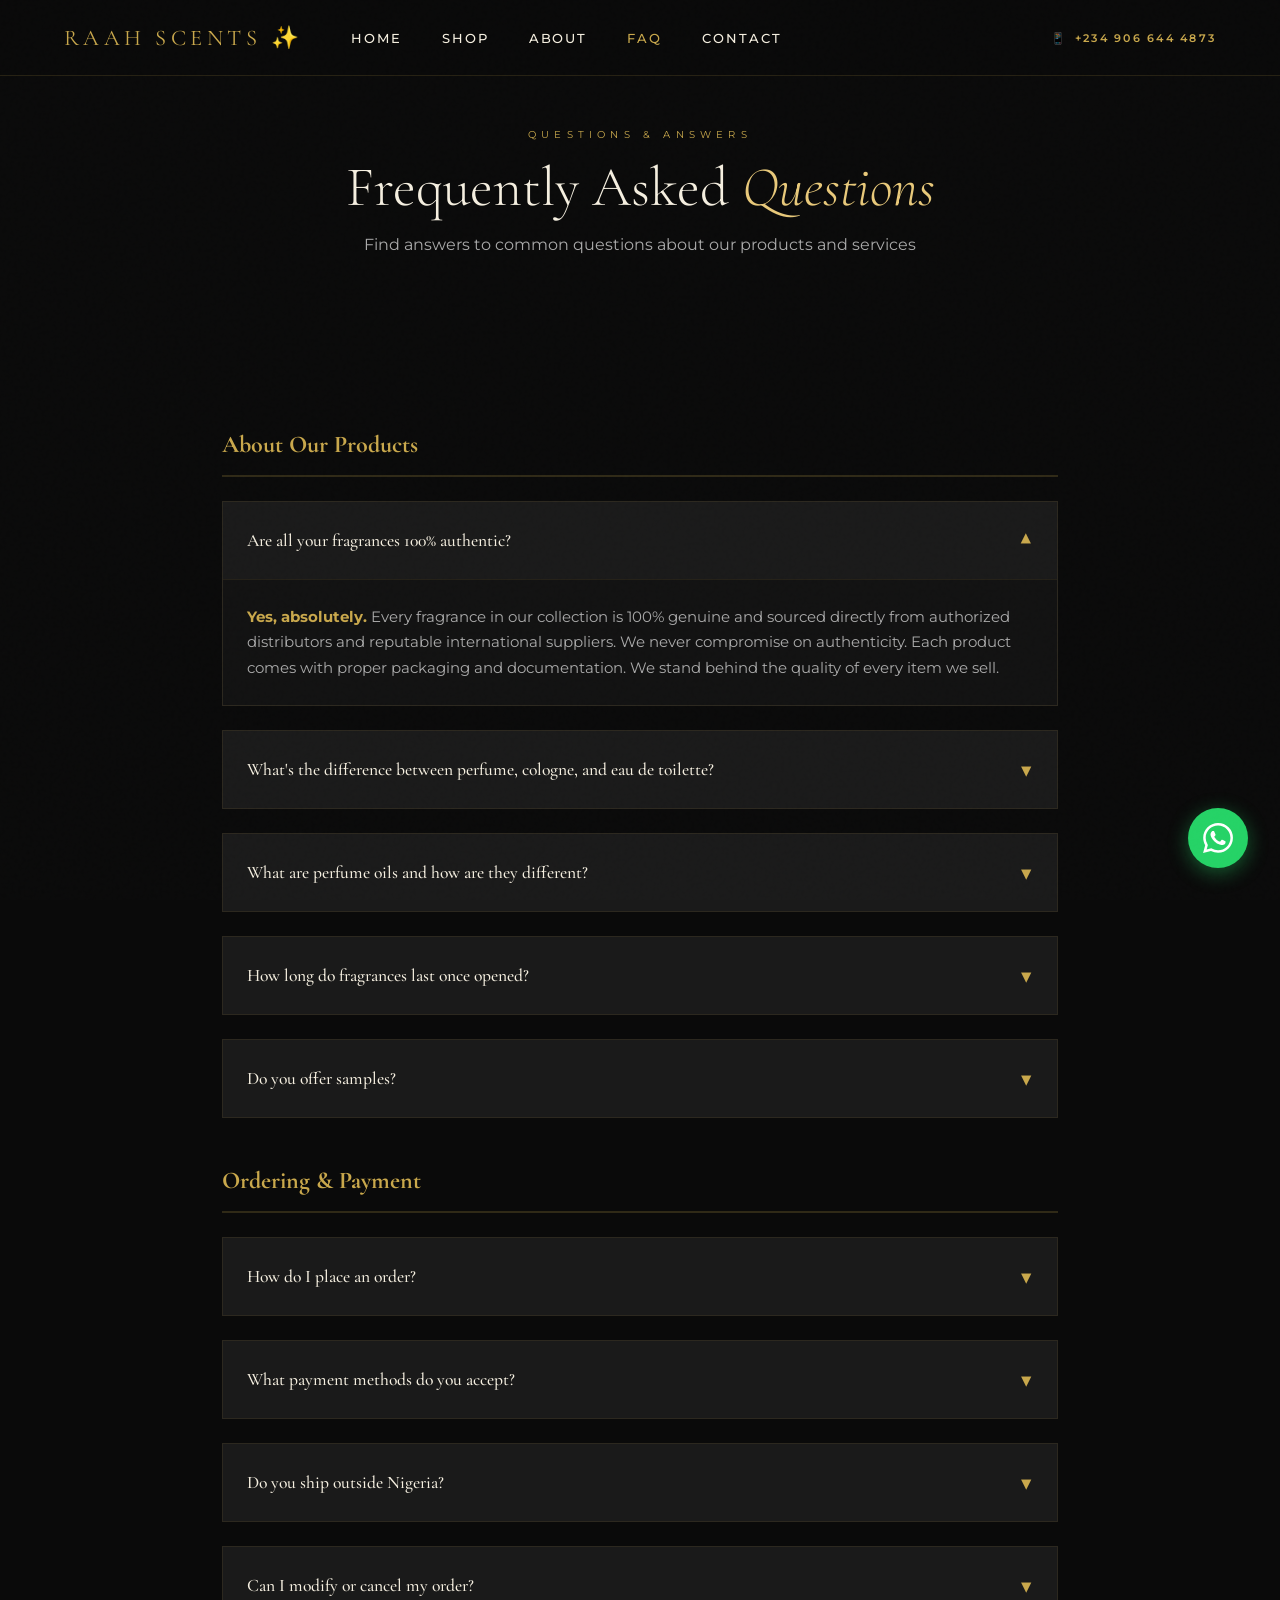
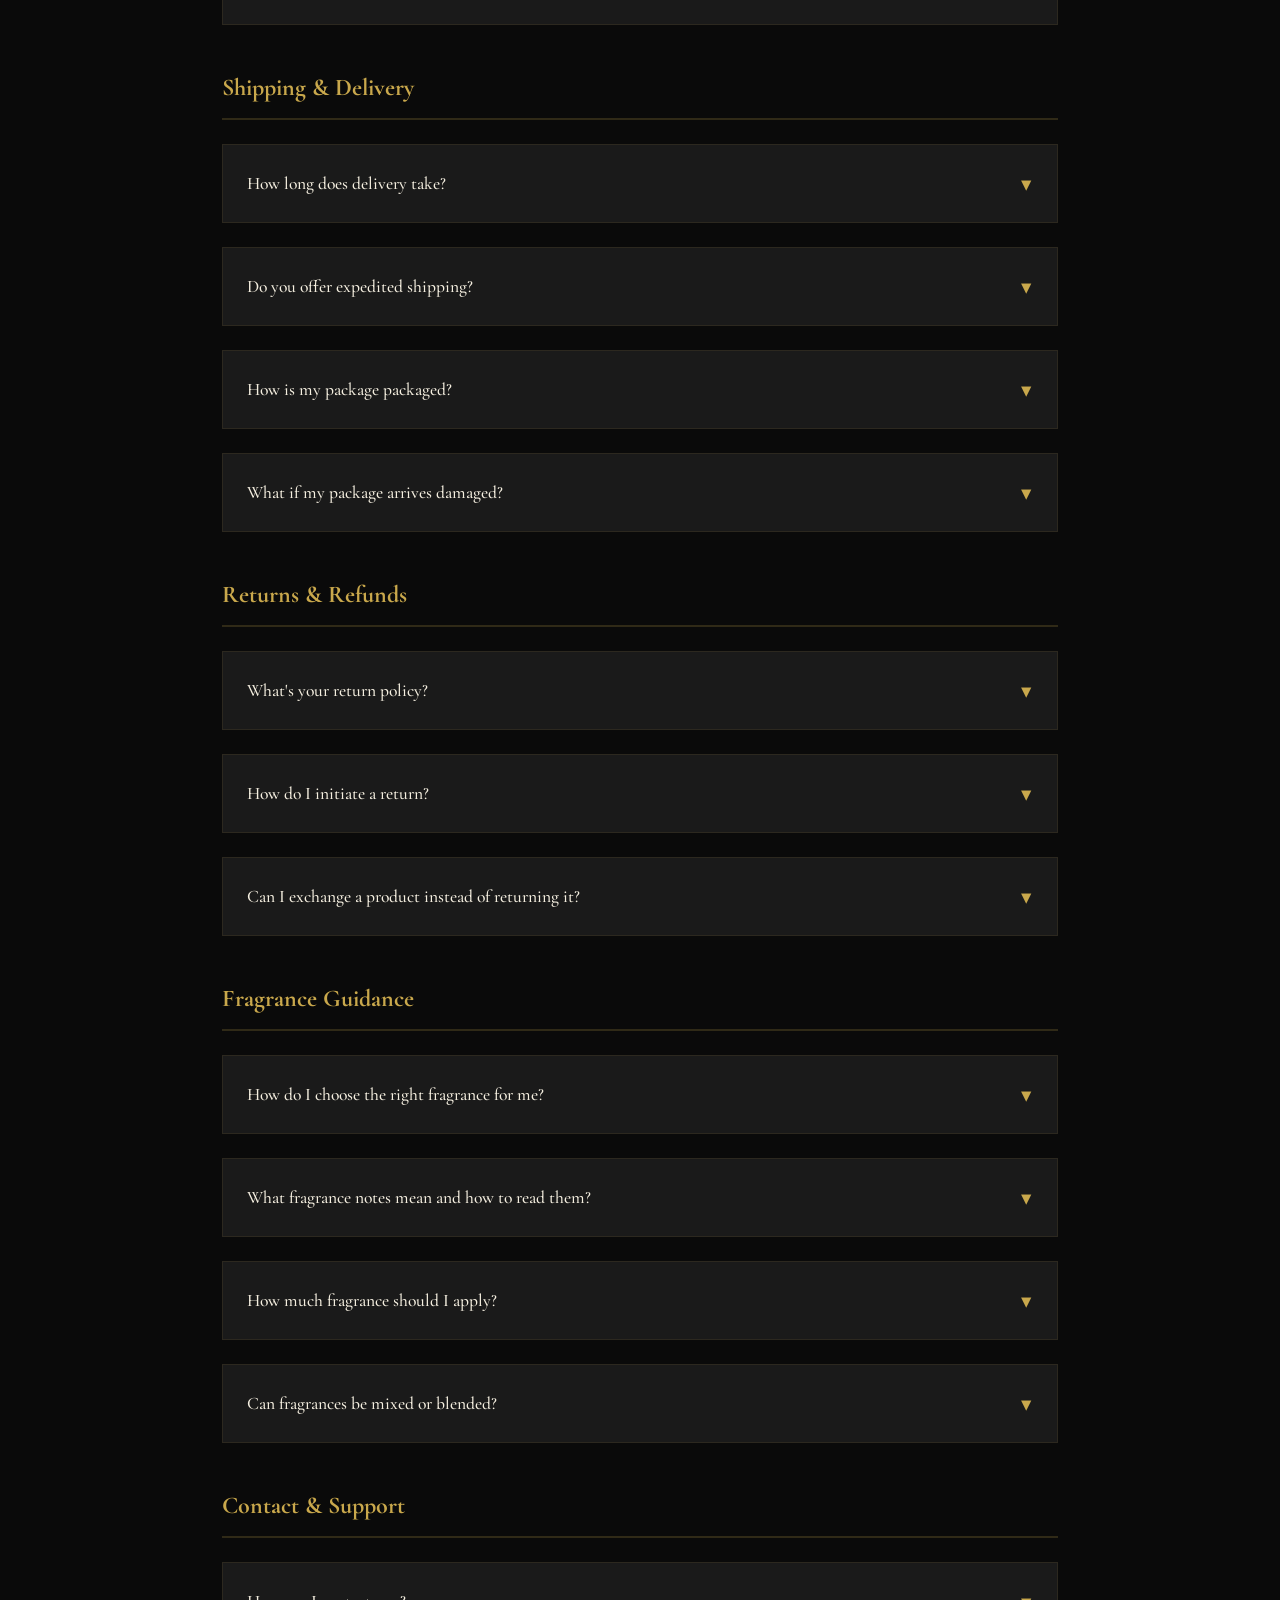
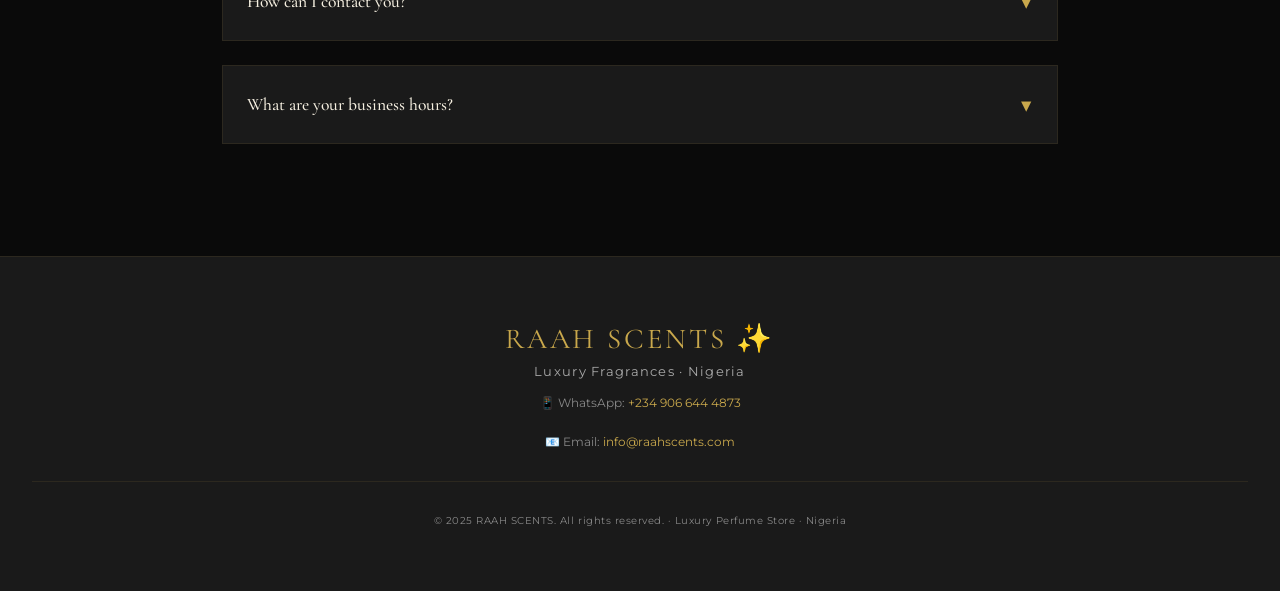
<file: Luxury-Perfume-Store/faq.html>
<!DOCTYPE html>
<html lang="en">
<head>
  <meta charset="UTF-8">
  <meta name="viewport" content="width=device-width, initial-scale=1.0">
  <meta name="description" content="RAAH SCENTS FAQ - Frequently Asked Questions about our fragrances and service">
  <title>FAQ - RAAH SCENTS ✨</title>
  
  <link href="https://fonts.googleapis.com/css2?family=Cormorant+Garamond:ital,wght@0,300;0,400;0,600;1,300;1,400&family=Montserrat:wght@300;400;500;600&display=swap" rel="stylesheet">
  <link rel="stylesheet" href="css/styles.css">
  <style>
    .faq-container {
      max-width: 900px;
      margin: 0 auto;
      padding: 5rem 2rem;
    }

    .faq-item {
      margin-bottom: 1.5rem;
      border: 1px solid rgba(201, 168, 76, 0.1);
      background: var(--dark2);
      overflow: hidden;
    }

    .faq-question {
      padding: 1.5rem;
      background: var(--dark2);
      cursor: pointer;
      display: flex;
      justify-content: space-between;
      align-items: center;
      transition: all 0.3s;
      user-select: none;
    }

    .faq-question:hover {
      background: rgba(201, 168, 76, 0.05);
    }

    .faq-question-text {
      font-family: 'Cormorant Garamond', serif;
      font-size: 1.1rem;
      color: var(--cream);
      font-weight: 500;
    }

    .faq-toggle {
      font-size: 1.5rem;
      color: var(--gold);
      transition: transform 0.3s;
    }

    .faq-item.open .faq-toggle {
      transform: rotate(180deg);
    }

    .faq-answer {
      display: none;
      padding: 1.5rem;
      border-top: 1px solid rgba(201, 168, 76, 0.1);
      background: rgba(10, 10, 10, 0.5);
      font-size: 0.95rem;
      line-height: 1.7;
      color: var(--text-light);
    }

    .faq-item.open .faq-answer {
      display: block;
    }

    .faq-answer strong {
      color: var(--gold);
    }

    .faq-category {
      margin-top: 3rem;
      margin-bottom: 2rem;
    }

    .faq-category-title {
      font-family: 'Cormorant Garamond', serif;
      font-size: 1.5rem;
      color: var(--gold);
      margin-bottom: 1.5rem;
      padding-bottom: 1rem;
      border-bottom: 2px solid rgba(201, 168, 76, 0.2);
    }

    @media (max-width: 768px) {
      .faq-question-text {
        font-size: 1rem;
      }

      .faq-question {
        padding: 1.2rem;
      }

      .faq-answer {
        padding: 1.2rem;
      }
    }
  </style>
</head>
<body>

<!-- NAVIGATION -->
<nav>
  <div class="nav-left">
    <a href="index.html" class="nav-logo">RAAH SCENTS ✨</a>
    <ul class="nav-menu">
      <li><a href="index.html">Home</a></li>
      <li><a href="shop.html">Shop</a></li>
      <li><a href="about.html">About</a></li>
      <li><a href="faq.html" class="active">FAQ</a></li>
      <li><a href="contact.html">Contact</a></li>
    </ul>
  </div>
  <div class="nav-right">
    <div class="nav-contact">
      📱 <span>+234 906 644 4873</span>
    </div>
  </div>
</nav>

<!-- PAGE HEADER -->
<section style="padding: 8rem 2rem 3rem; text-align: center;">
  <p class="section-eyebrow">Questions & Answers</p>
  <h1 class="section-title">Frequently Asked <em>Questions</em></h1>
  <p style="font-size: 1rem; color: var(--text-light); margin-top: 1rem;">Find answers to common questions about our products and services</p>
</section>

<!-- FAQ CONTENT -->
<div class="faq-container">

  <!-- ABOUT PRODUCTS -->
  <div class="faq-category">
    <h2 class="faq-category-title">About Our Products</h2>

    <div class="faq-item">
      <div class="faq-question">
        <span class="faq-question-text">Are all your fragrances 100% authentic?</span>
        <span class="faq-toggle">▼</span>
      </div>
      <div class="faq-answer">
        <strong>Yes, absolutely.</strong> Every fragrance in our collection is 100% genuine and sourced directly from authorized distributors and reputable international suppliers. We never compromise on authenticity. Each product comes with proper packaging and documentation. We stand behind the quality of every item we sell.
      </div>
    </div>

    <div class="faq-item">
      <div class="faq-question">
        <span class="faq-question-text">What's the difference between perfume, cologne, and eau de toilette?</span>
        <span class="faq-toggle">▼</span>
      </div>
      <div class="faq-answer">
        The main difference is the concentration of fragrance oils:
        <br><br>
        <strong>Perfume (Eau de Parfum):</strong> 15-20% fragrance concentration. Longest lasting (6-8 hours), most luxurious, and typically the most expensive.
        <br><br>
        <strong>Eau de Toilette:</strong> 5-15% fragrance concentration. Lasts 3-5 hours, lighter and more refreshing.
        <br><br>
        <strong>Cologne (Eau de Cologne):</strong> 2-5% fragrance concentration. Lightest and shortest lasting (1-3 hours).
        <br><br>
        All are wonderful — it depends on your preference and occasion.
      </div>
    </div>

    <div class="faq-item">
      <div class="faq-question">
        <span class="faq-question-text">What are perfume oils and how are they different?</span>
        <span class="faq-toggle">▼</span>
      </div>
      <div class="faq-answer">
        <strong>Perfume oils</strong> are highly concentrated fragrance extracts (typically 30-40% fragrance concentration). They're longer lasting than traditional perfumes, require only a few drops, and are perfect for personal use. They're also great for customizing your own blends. Our oils come in different sizes and are suitable for both personal application and diffusing.
      </div>
    </div>

    <div class="faq-item">
      <div class="faq-question">
        <span class="faq-question-text">How long do fragrances last once opened?</span>
        <span class="faq-toggle">▼</span>
      </div>
      <div class="faq-answer">
        <strong>Properly stored fragrances typically last 3-5 years.</strong> To maximize shelf life:
        <br><br>
        • Keep bottles in a cool, dark place (not in direct sunlight)
        <br>
        • Avoid extreme temperature changes
        <br>
        • Keep caps tightly sealed
        <br>
        • Store away from humidity
        <br><br>
        The fragrance won't "go bad," but it may gradually lose potency or change slightly.
      </div>
    </div>

    <div class="faq-item">
      <div class="faq-question">
        <span class="faq-question-text">Do you offer samples?</span>
        <span class="faq-toggle">▼</span>
      </div>
      <div class="faq-answer">
        <strong>Yes!</strong> We understand that fragrances are personal. Please WhatsApp us to inquire about sample availability. We may be able to provide small samples of certain fragrances so you can test them before committing to a full bottle.
      </div>
    </div>
  </div>

  <!-- ORDERING -->
  <div class="faq-category">
    <h2 class="faq-category-title">Ordering & Payment</h2>

    <div class="faq-item">
      <div class="faq-question">
        <span class="faq-question-text">How do I place an order?</span>
        <span class="faq-toggle">▼</span>
      </div>
      <div class="faq-answer">
        It's simple! You can:
        <br><br>
        <strong>1. Browse our shop</strong> and find the fragrance you love
        <br>
        <strong>2. Click "Buy Now"</strong> or "Quick Order"
        <br>
        <strong>3. You'll be taken to WhatsApp</strong> with your order details pre-filled
        <br>
        <strong>4. Confirm your details and payment method</strong> with our team
        <br>
        <strong>5. We'll arrange delivery</strong> to your location
        <br><br>
        Or simply message us directly on WhatsApp: <a href="https://wa.me/2349066444873" style="color: var(--gold);">+234 906 644 4873</a>
      </div>
    </div>

    <div class="faq-item">
      <div class="faq-question">
        <span class="faq-question-text">What payment methods do you accept?</span>
        <span class="faq-toggle">▼</span>
      </div>
      <div class="faq-answer">
        <strong>We accept multiple payment methods:</strong>
        <br><br>
        • Bank transfer
        <br>
        • Mobile money (MTN, Airtel, Glo, 9mobile)
        <br>
        • Cash on delivery (Lagos and nearby areas)
        <br>
        • Card payments
        <br><br>
        Discuss your preferred payment method with our team via WhatsApp after placing your order.
      </div>
    </div>

    <div class="faq-item">
      <div class="faq-question">
        <span class="faq-question-text">Do you ship outside Nigeria?</span>
        <span class="faq-toggle">▼</span>
      </div>
      <div class="faq-answer">
        <strong>Yes, we're expanding!</strong> We now offer international shipping to select countries. For international orders, please WhatsApp us with your location and we'll provide a quote that includes shipping costs. International orders may have different processing times.
      </div>
    </div>

    <div class="faq-item">
      <div class="faq-question">
        <span class="faq-question-text">Can I modify or cancel my order?</span>
        <span class="faq-toggle">▼</span>
      </div>
      <div class="faq-answer">
        <strong>Yes, but timing is crucial.</strong> If you contact us immediately after placing your order (within a few hours), we may be able to modify or cancel it. Once your order has been prepared for shipping, modifications become difficult. Always reach out to our WhatsApp team as soon as possible if you need to make changes.
      </div>
    </div>
  </div>

  <!-- SHIPPING & DELIVERY -->
  <div class="faq-category">
    <h2 class="faq-category-title">Shipping & Delivery</h2>

    <div class="faq-item">
      <div class="faq-question">
        <span class="faq-question-text">How long does delivery take?</span>
        <span class="faq-toggle">▼</span>
      </div>
      <div class="faq-answer">
        <strong>Delivery times vary by location:</strong>
        <br><br>
        • <strong>Lagos:</strong> 1-2 business days
        <br>
        • <strong>Other major cities:</strong> 2-5 business days
        <br>
        • <strong>Remote areas:</strong> 5-7 business days
        <br>
        • <strong>International:</strong> 7-14 business days
        <br><br>
        You'll receive a tracking update once your package is shipped.
      </div>
    </div>

    <div class="faq-item">
      <div class="faq-question">
        <span class="faq-question-text">Do you offer expedited shipping?</span>
        <span class="faq-toggle">▼</span>
      </div>
      <div class="faq-answer">
        <strong>Yes!</strong> For urgent orders in Lagos, we offer next-day delivery. Discuss this option with our WhatsApp team when placing your order. Additional fees may apply.
      </div>
    </div>

    <div class="faq-item">
      <div class="faq-question">
        <span class="faq-question-text">How is my package packaged?</span>
        <span class="faq-toggle">▼</span>
      </div>
      <div class="faq-answer">
        <strong>We package with care.</strong> All fragrances are:
        <br><br>
        • Wrapped securely in protective materials
        <br>
        • Placed in sturdy boxes to prevent breakage
        <br>
        • Discreetly packaged for privacy
        <br>
        • Often comes with a small gift as a thank you
        <br><br>
        Every order is handled as if it's our own purchase.
      </div>
    </div>

    <div class="faq-item">
      <div class="faq-question">
        <span class="faq-question-text">What if my package arrives damaged?</span>
        <span class="faq-toggle">▼</span>
      </div>
      <div class="faq-answer">
        <strong>We've got you covered.</strong> If your package arrives damaged or the product is defective:
        <br><br>
        1. Contact us immediately with photos of the damage
        <br>
        2. We'll investigate and arrange a replacement
        <br>
        3. You won't be charged for the replacement
        <br><br>
        Your satisfaction is our guarantee.
      </div>
    </div>
  </div>

  <!-- RETURNS & REFUNDS -->
  <div class="faq-category">
    <h2 class="faq-category-title">Returns & Refunds</h2>

    <div class="faq-item">
      <div class="faq-question">
        <span class="faq-question-text">What's your return policy?</span>
        <span class="faq-toggle">▼</span>
      </div>
      <div class="faq-answer">
        <strong>Our Return Policy (30-day guarantee):</strong>
        <br><br>
        • Products must be returned within 30 days of delivery
        <br>
        • Item must be unopened and in original packaging
        <br>
        • For defective or wrong items: 100% refund regardless of status
        <br>
        • Lightly used items may qualify for exchange (case-by-case)
        <br>
        • Customer returns shipping is the customer's responsibility
        <br><br>
        <strong>Not eligible for return:</strong> Opened, used, or damaged items (due to mishandling)
      </div>
    </div>

    <div class="faq-item">
      <div class="faq-question">
        <span class="faq-question-text">How do I initiate a return?</span>
        <span class="faq-toggle">▼</span>
      </div>
      <div class="faq-answer">
        <strong>It's easy:</strong>
        <br><br>
        1. Contact us via WhatsApp within 30 days: <a href="https://wa.me/2349066444873" style="color: var(--gold);">+234 906 644 4873</a>
        <br>
        2. Explain why you want to return it
        <br>
        3. We'll provide return shipping instructions
        <br>
        4. Once received and verified, we'll process your refund
        <br>
        5. Refunds typically appear within 5-7 business days
      </div>
    </div>

    <div class="faq-item">
      <div class="faq-question">
        <span class="faq-question-text">Can I exchange a product instead of returning it?</span>
        <span class="faq-toggle">▼</span>
      </div>
      <div class="faq-answer">
        <strong>Absolutely!</strong> If you received the wrong item or want to try a different fragrance, we can exchange it. This is often faster than a full return. Contact us right away and we'll arrange an exchange at no extra cost.
      </div>
    </div>
  </div>

  <!-- FRAGRANCE GUIDANCE -->
  <div class="faq-category">
    <h2 class="faq-category-title">Fragrance Guidance</h2>

    <div class="faq-item">
      <div class="faq-question">
        <span class="faq-question-text">How do I choose the right fragrance for me?</span>
        <span class="faq-toggle">▼</span>
      </div>
      <div class="faq-answer">
        <strong>It's personal, but here are some tips:</strong>
        <br><br>
        • <strong>Consider your personality:</strong> Floral for romantic, woody for sophisticated, citrus for fresh and energetic
        <br>
        • <strong>Think about occasions:</strong> Light fragrances for day, heavier for evening
        <br>
        • <strong>Test the top notes first:</strong> The initial scent (lasts 5-15 minutes)
        <br>
        • <strong>Wait for the heart:</strong> The middle notes develop after 15-30 minutes
        <br>
        • <strong>Wear it for a few hours:</strong> The base notes emerge later (the lasting scent)
        <br><br>
        <strong>Still not sure?</strong> Message us on WhatsApp and describe your preferences. We'll recommend the perfect fragrance!
      </div>
    </div>

    <div class="faq-item">
      <div class="faq-question">
        <span class="faq-question-text">What fragrance notes mean and how to read them?</span>
        <span class="faq-toggle">▼</span>
      </div>
      <div class="faq-answer">
        <strong>Fragrances have three "layers" or notes:</strong>
        <br><br>
        <strong>Top Notes (5-15 min):</strong> First impression, usually fresh and light (citrus, herbs, spices)
        <br><br>
        <strong>Heart/Middle Notes (15 min - 1 hour):</strong> The main character, usually floral or fruity
        <br><br>
        <strong>Base Notes (1+ hours):</strong> The foundation, usually warm and lasting (woods, musk, amber)
        <br><br>
        This progression is why you should wait to judge a fragrance fully!
      </div>
    </div>

    <div class="faq-item">
      <div class="faq-question">
        <span class="faq-question-text">How much fragrance should I apply?</span>
        <span class="faq-toggle">▼</span>
      </div>
      <div class="faq-answer">
        <strong>Less is more:</strong>
        <br><br>
        • <strong>Perfume:</strong> 2-3 spritzes (on pulse points: wrists, neck, behind ears)
        <br>
        • <strong>Eau de Toilette:</strong> 3-4 spritzes
        <br>
        • <strong>Oils:</strong> Just 1-2 drops on pulse points or on clothing
        <br><br>
        Your body warmth will project the fragrance naturally. Overapplying can overwhelm others and reduce longevity. You want people to smell your fragrance when close, not from across the room!
      </div>
    </div>

    <div class="faq-item">
      <div class="faq-question">
        <span class="faq-question-text">Can fragrances be mixed or blended?</span>
        <span class="faq-toggle">▼</span>
      </div>
      <div class="faq-answer">
        <strong>Yes, absolutely!</strong> Fragrance blending is an art form. You can:
        <br><br>
        • Mix two fragrances on your skin (apply one, then the other)
        <br>
        • Use our perfume oils to create custom blends
        <br>
        • Layer fragrances with complementary scent profiles
        <br><br>
        Many people love creating their own unique signature scent. Experiment and have fun with it!
      </div>
    </div>
  </div>

  <!-- CONTACT & SUPPORT -->
  <div class="faq-category">
    <h2 class="faq-category-title">Contact & Support</h2>

    <div class="faq-item">
      <div class="faq-question">
        <span class="faq-question-text">How can I contact you?</span>
        <span class="faq-toggle">▼</span>
      </div>
      <div class="faq-answer">
        <strong>We're here to help!</strong>
        <br><br>
        <strong>WhatsApp (fastest response):</strong> <a href="https://wa.me/2349066444873" style="color: var(--gold);">+234 906 644 4873</a>
        <br>
        <strong>Email:</strong> <a href="mailto:info@raahscents.com" style="color: var(--gold);">info@raahscents.com</a>
        <br>
        <strong>Contact Form:</strong> Visit our <a href="contact.html" style="color: var(--gold);">Contact page</a>
        <br><br>
        We typically respond within 2-4 hours during business hours.
      </div>
    </div>

    <div class="faq-item">
      <div class="faq-question">
        <span class="faq-question-text">What are your business hours?</span>
        <span class="faq-toggle">▼</span>
      </div>
      <div class="faq-answer">
        <strong>We're available:</strong>
        <br><br>
        • Monday - Friday: 9:00 AM - 6:00 PM (WAT)
        <br>
        • Saturday: 10:00 AM - 4:00 PM (WAT)
        <br>
        • Sunday: Closed
        <br><br>
        You can place orders anytime on our website. We'll respond to messages the next business day if sent outside hours.
      </div>
    </div>
  </div>

</div>

<!-- FOOTER -->
<footer>
  <div class="footer-logo">RAAH SCENTS ✨</div>
  <p class="footer-tagline">Luxury Fragrances · Nigeria</p>
  <p class="footer-contact">📱 WhatsApp: <a href="https://wa.me/2349066444873" target="_blank">+234 906 644 4873</a></p>
  <p class="footer-contact">📧 Email: <a href="mailto:info@raahscents.com">info@raahscents.com</a></p>
  <div class="footer-bottom">© 2025 RAAH SCENTS. All rights reserved. · Luxury Perfume Store · Nigeria</div>
</footer>

<!-- WHATSAPP FLOAT -->
<a class="whatsapp-float" href="https://wa.me/2349066444873" target="_blank" title="Chat on WhatsApp">
  <svg viewBox="0 0 24 24" xmlns="http://www.w3.org/2000/svg">
    <path d="M17.472 14.382c-.297-.149-1.758-.867-2.03-.967-.273-.099-.471-.148-.67.15-.197.297-.767.966-.94 1.164-.173.199-.347.223-.644.075-.297-.15-1.255-.463-2.39-1.475-.883-.788-1.48-1.761-1.653-2.059-.173-.297-.018-.458.13-.606.134-.133.298-.347.446-.52.149-.174.198-.298.298-.497.099-.198.05-.371-.025-.52-.075-.149-.669-1.612-.916-2.207-.242-.579-.487-.5-.669-.51-.173-.008-.371-.01-.57-.01-.198 0-.52.074-.792.372-.272.297-1.04 1.016-1.04 2.479 0 1.462 1.065 2.875 1.213 3.074.149.198 2.096 3.2 5.077 4.487.709.306 1.262.489 1.694.625.712.227 1.36.195 1.871.118.571-.085 1.758-.719 2.006-1.413.248-.694.248-1.289.173-1.413-.074-.124-.272-.198-.57-.347m-5.421 7.403h-.004a9.87 9.87 0 01-5.031-1.378l-.361-.214-3.741.982.998-3.648-.235-.374a9.86 9.86 0 01-1.51-5.26c.001-5.45 4.436-9.884 9.888-9.884 2.64 0 5.122 1.03 6.988 2.898a9.825 9.825 0 012.893 6.994c-.003 5.45-4.437 9.884-9.885 9.884m8.413-18.297A11.815 11.815 0 0012.05 0C5.495 0 .16 5.335.157 11.892c0 2.096.547 4.142 1.588 5.945L.057 24l6.305-1.654a11.882 11.882 0 005.683 1.448h.005c6.554 0 11.89-5.335 11.893-11.893a11.821 11.821 0 00-3.48-8.413z"/>
  </svg>
</a>

<script src="js/main.js"></script>
<script>
  // ── FAQ TOGGLE ──
  document.querySelectorAll('.faq-question').forEach(question => {
    question.addEventListener('click', () => {
      const item = question.parentElement;
      item.classList.toggle('open');
    });
  });

  // Auto-open first item
  const firstItem = document.querySelector('.faq-item');
  if (firstItem) {
    firstItem.classList.add('open');
  }
</script>

</body>
</html>
</file>
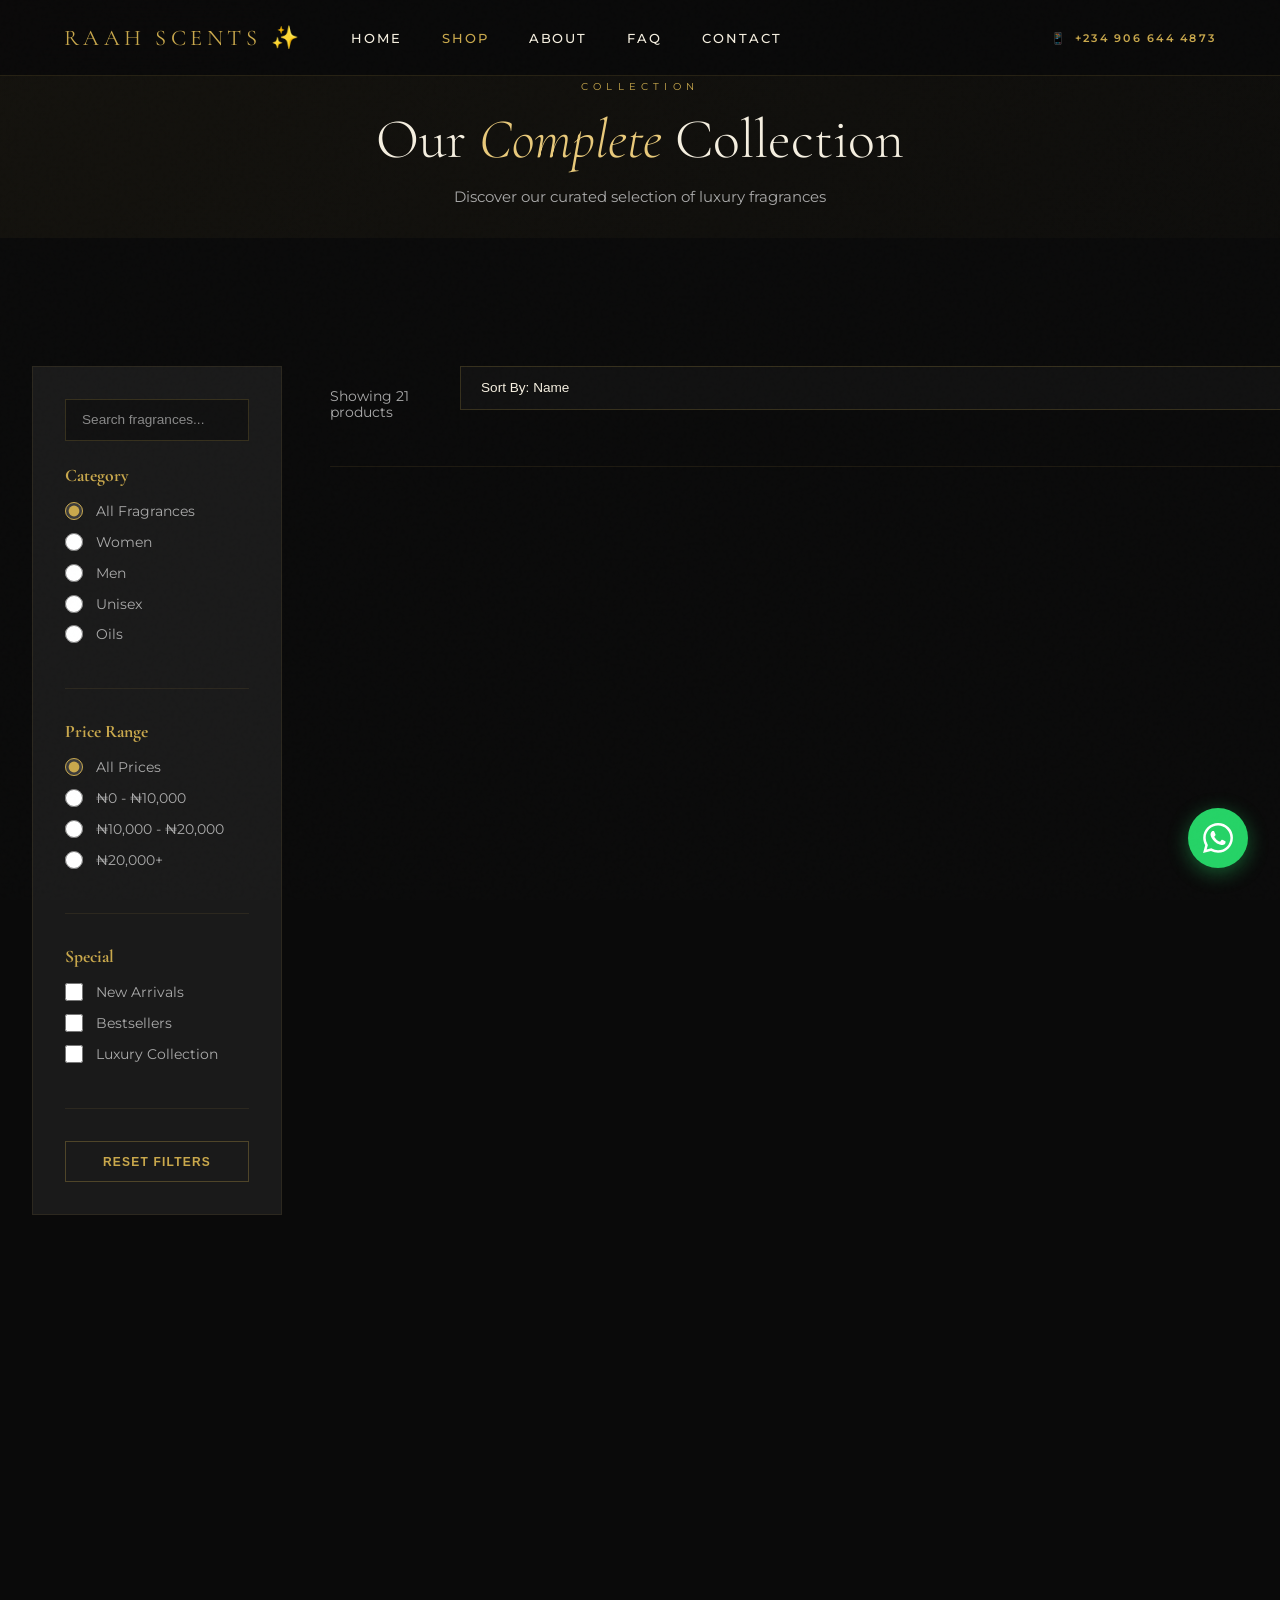
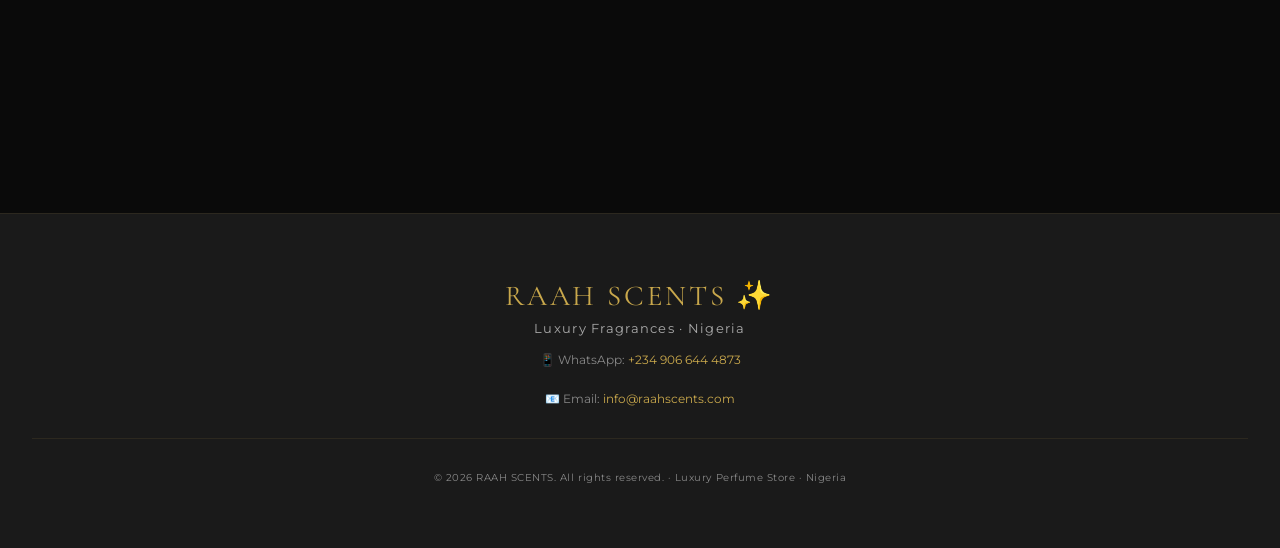
<file: Luxury-Perfume-Store/shop.html>
<!DOCTYPE html>
<html lang="en">
<head>
  <meta charset="UTF-8">
  <meta name="viewport" content="width=device-width, initial-scale=1.0">
  <meta name="description" content="RAAH SCENTS Shop - Browse our complete collection of luxury perfumes">
  <title>Shop - RAAH SCENTS ✨</title>
  
  <link href="https://fonts.googleapis.com/css2?family=Cormorant+Garamond:ital,wght@0,300;0,400;0,600;1,300;1,400&family=Montserrat:wght@300;400;500;600&display=swap" rel="stylesheet">
  <link rel="stylesheet" href="css/styles.css">
  <style>
    .shop-container {
      max-width: 1600px;
      margin: 0 auto;
      padding: 8rem 2rem 3rem;
      display: grid;
      grid-template-columns: 250px 1fr;
      gap: 3rem;
    }

    .filters-sidebar {
      background: var(--dark2);
      padding: 2rem;
      border: 1px solid rgba(201, 168, 76, 0.1);
      height: fit-content;
      position: sticky;
      top: 100px;
    }

    .filter-group {
      margin-bottom: 2rem;
      padding-bottom: 2rem;
      border-bottom: 1px solid rgba(201, 168, 76, 0.1);
    }

    .filter-group:last-child {
      border-bottom: none;
    }

    .filter-title {
      font-family: 'Cormorant Garamond', serif;
      font-size: 1.1rem;
      color: var(--gold);
      margin-bottom: 1rem;
    }

    .filter-option {
      display: flex;
      align-items: center;
      margin-bottom: 0.8rem;
    }

    .filter-option input {
      width: 18px;
      height: 18px;
      margin-right: 0.8rem;
      accent-color: var(--gold);
      cursor: pointer;
    }

    .filter-option label {
      cursor: pointer;
      font-size: 0.85rem;
      color: var(--text-light);
      flex: 1;
    }

    .filter-option label:hover {
      color: var(--gold);
    }

    .search-box {
      width: 100%;
      padding: 0.8rem 1rem;
      background: var(--dark);
      border: 1px solid rgba(201, 168, 76, 0.2);
      color: var(--cream);
      font-size: 0.85rem;
      margin-bottom: 1.5rem;
    }

    .search-box::placeholder {
      color: var(--text-muted);
    }

    .search-box:focus {
      outline: none;
      border-color: var(--gold);
    }

    .sort-select {
      width: 100%;
      padding: 0.8rem 1rem;
      background: var(--dark);
      border: 1px solid rgba(201, 168, 76, 0.2);
      color: var(--cream);
      font-size: 0.85rem;
      margin-bottom: 2rem;
    }

    .sort-select:focus {
      outline: none;
      border-color: var(--gold);
    }

    .shop-main {
      display: flex;
      flex-direction: column;
    }

    .shop-header {
      display: flex;
      justify-content: space-between;
      align-items: center;
      margin-bottom: 2rem;
      padding-bottom: 1.5rem;
      border-bottom: 1px solid rgba(201, 168, 76, 0.1);
    }

    .results-count {
      font-size: 0.85rem;
      color: var(--text-light);
    }

    .products-grid {
      display: grid;
      grid-template-columns: repeat(auto-fill, minmax(280px, 1fr));
      gap: 2px;
    }

    .no-results {
      grid-column: 1 / -1;
      text-align: center;
      padding: 4rem 2rem;
      color: var(--text-muted);
    }

    .no-results-emoji {
      font-size: 4rem;
      margin-bottom: 1rem;
    }

    @media (max-width: 768px) {
      .shop-container {
        grid-template-columns: 1fr;
        padding-top: 6rem;
        gap: 2rem;
      }

      .filters-sidebar {
        position: static;
      }

      .products-grid {
        grid-template-columns: repeat(auto-fill, minmax(200px, 1fr));
      }
    }
  </style>
</head>
<body>

<!-- NAVIGATION -->
<nav>
  <div class="nav-left">
    <a href="index.html" class="nav-logo">RAAH SCENTS ✨</a>
    <ul class="nav-menu">
      <li><a href="index.html">Home</a></li>
      <li><a href="shop.html" class="active">Shop</a></li>
      <li><a href="about.html">About</a></li>
      <li><a href="faq.html">FAQ</a></li>
      <li><a href="contact.html">Contact</a></li>
    </ul>
  </div>
  <div class="nav-right">
    <div class="nav-contact">
      📱 <span>+234 906 644 4873</span>
    </div>
  </div>
</nav>

<!-- PAGE HEADER -->
<section style="padding: 5rem 2rem 2rem; text-align: center; background: linear-gradient(135deg, rgba(201,168,76,0.05) 0%, rgba(201,168,76,0.02) 100%);">
  <p class="section-eyebrow">Collection</p>
  <h1 class="section-title">Our <em>Complete</em> Collection</h1>
  <p style="font-size: 0.95rem; color: var(--text-light); margin-top: 1rem;">Discover our curated selection of luxury fragrances</p>
</section>

<!-- SHOP CONTENT -->
<div class="shop-container">
  <!-- FILTERS SIDEBAR -->
  <aside class="filters-sidebar">
    <input 
      type="text" 
      id="searchInput" 
      class="search-box" 
      placeholder="Search fragrances..."
    >

    <div class="filter-group">
      <h3 class="filter-title">Category</h3>
      <div class="filter-option">
        <input type="radio" id="cat-all" name="category" value="" checked>
        <label for="cat-all">All Fragrances</label>
      </div>
      <div class="filter-option">
        <input type="radio" id="cat-women" name="category" value="Women">
        <label for="cat-women">Women</label>
      </div>
      <div class="filter-option">
        <input type="radio" id="cat-men" name="category" value="Men">
        <label for="cat-men">Men</label>
      </div>
      <div class="filter-option">
        <input type="radio" id="cat-unisex" name="category" value="Unisex">
        <label for="cat-unisex">Unisex</label>
      </div>
      <div class="filter-option">
        <input type="radio" id="cat-oils" name="category" value="Oils">
        <label for="cat-oils">Oils</label>
      </div>
    </div>

    <div class="filter-group">
      <h3 class="filter-title">Price Range</h3>
      <div class="filter-option">
        <input type="radio" id="price-all" name="price" value="" checked>
        <label for="price-all">All Prices</label>
      </div>
      <div class="filter-option">
        <input type="radio" id="price-low" name="price" value="0-10000">
        <label for="price-low">₦0 - ₦10,000</label>
      </div>
      <div class="filter-option">
        <input type="radio" id="price-mid" name="price" value="10000-20000">
        <label for="price-mid">₦10,000 - ₦20,000</label>
      </div>
      <div class="filter-option">
        <input type="radio" id="price-high" name="price" value="20000-100000">
        <label for="price-high">₦20,000+</label>
      </div>
    </div>

    <div class="filter-group">
      <h3 class="filter-title">Special</h3>
      <div class="filter-option">
        <input type="checkbox" id="filter-new" value="New">
        <label for="filter-new">New Arrivals</label>
      </div>
      <div class="filter-option">
        <input type="checkbox" id="filter-bestseller" value="Bestseller">
        <label for="filter-bestseller">Bestsellers</label>
      </div>
      <div class="filter-option">
        <input type="checkbox" id="filter-luxury" value="Luxury">
        <label for="filter-luxury">Luxury Collection</label>
      </div>
    </div>

    <button onclick="resetFilters()" style="width: 100%; padding: 0.8rem; background: transparent; border: 1px solid rgba(201,168,76,0.3); color: var(--gold); font-size: 0.75rem; font-weight: 600; letter-spacing: 0.1em; text-transform: uppercase; cursor: pointer; transition: all 0.3s;">
      Reset Filters
    </button>
  </aside>

  <!-- MAIN CONTENT -->
  <main class="shop-main">
    <div class="shop-header">
      <div class="results-count">
        Showing <span id="resultsCount">0</span> products
      </div>
      <select id="sortSelect" class="sort-select" onchange="applyFilters()">
        <option value="name">Sort By: Name</option>
        <option value="price-low">Price: Low to High</option>
        <option value="price-high">Price: High to Low</option>
        <option value="rating">Top Rated</option>
        <option value="newest">Newest</option>
      </select>
    </div>

    <div class="products-grid" id="productsGrid"></div>
  </main>
</div>

<!-- FOOTER -->
<footer>
  <div class="footer-logo">RAAH SCENTS ✨</div>
  <p class="footer-tagline">Luxury Fragrances · Nigeria</p>
  <p class="footer-contact">📱 WhatsApp: <a href="https://wa.me/2349066444873" target="_blank">+234 906 644 4873</a></p>
  <p class="footer-contact">📧 Email: <a href="mailto:info@raahscents.com">info@raahscents.com</a></p>
  <div class="footer-bottom">© 2026 RAAH SCENTS. All rights reserved. · Luxury Perfume Store · Nigeria</div>
</footer>

<!-- WHATSAPP FLOAT -->
<a class="whatsapp-float" href="https://wa.me/2349066444873" target="_blank" title="Chat on WhatsApp">
  <svg viewBox="0 0 24 24" xmlns="http://www.w3.org/2000/svg">
    <path d="M17.472 14.382c-.297-.149-1.758-.867-2.03-.967-.273-.099-.471-.148-.67.15-.197.297-.767.966-.94 1.164-.173.199-.347.223-.644.075-.297-.15-1.255-.463-2.39-1.475-.883-.788-1.48-1.761-1.653-2.059-.173-.297-.018-.458.13-.606.134-.133.298-.347.446-.52.149-.174.198-.298.298-.497.099-.198.05-.371-.025-.52-.075-.149-.669-1.612-.916-2.207-.242-.579-.487-.5-.669-.51-.173-.008-.371-.01-.57-.01-.198 0-.52.074-.792.372-.272.297-1.04 1.016-1.04 2.479 0 1.462 1.065 2.875 1.213 3.074.149.198 2.096 3.2 5.077 4.487.709.306 1.262.489 1.694.625.712.227 1.36.195 1.871.118.571-.085 1.758-.719 2.006-1.413.248-.694.248-1.289.173-1.413-.074-.124-.272-.198-.57-.347m-5.421 7.403h-.004a9.87 9.87 0 01-5.031-1.378l-.361-.214-3.741.982.998-3.648-.235-.374a9.86 9.86 0 01-1.51-5.26c.001-5.45 4.436-9.884 9.888-9.884 2.64 0 5.122 1.03 6.988 2.898a9.825 9.825 0 012.893 6.994c-.003 5.45-4.437 9.884-9.885 9.884m8.413-18.297A11.815 11.815 0 0012.05 0C5.495 0 .16 5.335.157 11.892c0 2.096.547 4.142 1.588 5.945L.057 24l6.305-1.654a11.882 11.882 0 005.683 1.448h.005c6.554 0 11.89-5.335 11.893-11.893a11.821 11.821 0 00-3.48-8.413z"/>
  </svg>
</a>

<!-- MODAL -->
<div class="modal-overlay" id="modalOverlay" onclick="closeModal(event)">
  <div class="modal">
    <p style="font-size:0.6rem;letter-spacing:0.3em;color:var(--gold);text-transform:uppercase;margin-bottom:0.5rem">Place Your Order</p>
    <h2 class="modal-perfume-name" id="modalName"></h2>
    <p class="modal-price" id="modalPrice"></p>
    <p class="modal-text">You'll be redirected to WhatsApp to complete your order. Your selected perfume details will be pre-filled in the message.</p>
    <a class="modal-wa-btn" id="modalWhatsApp" href="#" target="_blank">📲 Order via WhatsApp</a>
    <button class="modal-close" onclick="closeModal()">Cancel</button>
  </div>
</div>

<script src="js/products-data.js"></script>
<script src="js/main.js"></script>
<script>
  let currentFilters = {
    search: '',
    category: '',
    priceRange: ''
  };

  const searchInput = document.getElementById('searchInput');
  const categoryRadios = document.querySelectorAll('input[name="category"]');
  const priceRadios = document.querySelectorAll('input[name="price"]');
  const specialCheckboxes = document.querySelectorAll('.filter-group:last-of-type input[type="checkbox"]');

  // Debounced search
  searchInput.addEventListener('keyup', debounce(applyFilters, 300));

  categoryRadios.forEach(radio => {
    radio.addEventListener('change', applyFilters);
  });

  priceRadios.forEach(radio => {
    radio.addEventListener('change', applyFilters);
  });

  specialCheckboxes.forEach(checkbox => {
    checkbox.addEventListener('change', applyFilters);
  });

  function applyFilters() {
    currentFilters.search = searchInput.value.toLowerCase();
    currentFilters.category = document.querySelector('input[name="category"]:checked').value;
    currentFilters.priceRange = document.querySelector('input[name="price"]:checked').value;

    let filtered = allProducts;

    // Category filter
    if (currentFilters.category) {
      filtered = filtered.filter(p => p.category === currentFilters.category);
    }

    // Price filter
    if (currentFilters.priceRange) {
      const [min, max] = currentFilters.priceRange.split('-').map(Number);
      filtered = filtered.filter(p => {
        if (max === 100000) return p.price >= min;
        return p.price >= min && p.price <= max;
      });
    }

    // Search filter
    if (currentFilters.search) {
      filtered = filtered.filter(p =>
        p.name.toLowerCase().includes(currentFilters.search) ||
        p.subcategory.toLowerCase().includes(currentFilters.search) ||
        p.description.toLowerCase().includes(currentFilters.search)
      );
    }

    // Special filters (badges)
    const newFilter = document.getElementById('filter-new').checked;
    const bestsellerFilter = document.getElementById('filter-bestseller').checked;
    const luxuryFilter = document.getElementById('filter-luxury').checked;

    if (newFilter || bestsellerFilter || luxuryFilter) {
      filtered = filtered.filter(p => {
        if (newFilter && p.badge === 'New') return true;
        if (bestsellerFilter && p.badge === 'Bestseller') return true;
        if (luxuryFilter && p.badge === 'Luxury') return true;
        return false;
      });
    }

    // Sort
    const sortBy = document.getElementById('sortSelect').value;
    filtered = sortProducts(filtered, sortBy);

    renderProducts(filtered);
  }

  function renderProducts(products) {
    const grid = document.getElementById('productsGrid');
    grid.innerHTML = '';
    document.getElementById('resultsCount').textContent = products.length;

    if (products.length === 0) {
      grid.innerHTML = `
        <div class="no-results" style="grid-column: 1 / -1;">
          <div class="no-results-emoji">😔</div>
          <h3 style="font-family: 'Cormorant Garamond', serif; font-size: 1.5rem; margin-bottom: 0.5rem; color: var(--cream);">No Products Found</h3>
          <p>Try adjusting your filters or search term</p>
        </div>
      `;
      return;
    }

    products.forEach((p, i) => {
      const delay = (i % 4) * 0.1;
      const card = document.createElement('div');
      card.className = 'product-card reveal';
      card.style.transitionDelay = delay + 's';

      card.innerHTML = `
        <div class="product-img-wrap">
          <div class="product-img-fallback" style="background:${p.gradient}">
            <span style="font-size:5rem">${p.emoji}</span>
          </div>
          ${p.badge ? `<div class="product-badge">${p.badge}</div>` : ''}
          <div class="product-overlay">
            <button class="buy-btn" onclick="openModal('${p.name}','${formatPrice(p.price)}','${p.ml[0]}')">Quick Order</button>
          </div>
        </div>
        <div class="product-info">
          <p class="product-category">${p.subcategory}</p>
          <h3 class="product-name">${p.name}</h3>
          <p class="product-desc">${p.description}</p>
          <div class="product-footer">
            <div class="price-tag">
              <span class="price-label">Price</span>
              <span class="price-amount">${formatPrice(p.price)}</span>
              <span class="price-ml">${p.ml[0]}</span>
            </div>
            <button class="buy-btn" onclick="openModal('${p.name}','${formatPrice(p.price)}','${p.ml[0]}')">Buy Now</button>
          </div>
        </div>
      `;
      grid.appendChild(card);
    });
  }

  function resetFilters() {
    searchInput.value = '';
    document.getElementById('cat-all').checked = true;
    document.getElementById('price-all').checked = true;
    document.getElementById('filter-new').checked = false;
    document.getElementById('filter-bestseller').checked = false;
    document.getElementById('filter-luxury').checked = false;
    document.getElementById('sortSelect').value = 'name';
    applyFilters();
  }

  // Initial render
  applyFilters();
</script>

</body>
</html>
</file>
<file: Luxury-Perfume-Store/css/styles.css>
/* ========================================
   RAAH SCENTS - IMPROVED RESPONSIVE STYLES
   Mobile & Desktop Auto-Detection
   ======================================== */

:root {
  --gold: #C9A84C;
  --gold-light: #E8C97A;
  --gold-dark: #8B6914;
  --black: #0A0A0A;
  --dark: #111111;
  --dark2: #1A1A1A;
  --cream: #F5EFE0;
  --cream2: #EDE4CF;
  --white: #FFFFFF;
  --text-muted: #888;
  --text-light: #AAA;
}

* {
  margin: 0;
  padding: 0;
  box-sizing: border-box;
}

html {
  scroll-behavior: smooth;
}

body {
  background: var(--black);
  color: var(--cream);
  font-family: 'Montserrat', sans-serif;
  overflow-x: hidden;
  font-size: 16px;
}

/* ── VIEWPORT META ── */
/* Make sure this is in HTML: <meta name="viewport" content="width=device-width, initial-scale=1.0"> */

/* ── NOISE OVERLAY ── */
body::before {
  content: '';
  position: fixed;
  inset: 0;
  background-image: url("data:image/svg+xml,%3Csvg viewBox='0 0 256 256' xmlns='http://www.w3.org/2000/svg'%3E%3Cfilter id='noise'%3E%3CfeTurbulence type='fractalNoise' baseFrequency='0.9' numOctaves='4' stitchTiles='stitch'/%3E%3C/filter%3E%3Crect width='100%25' height='100%25' filter='url(%23noise)' opacity='0.04'/%3E%3C/svg%3E");
  pointer-events: none;
  z-index: 9999;
  opacity: 0.4;
}

/* ── MOBILE MENU TOGGLE ── */
.mobile-menu-toggle {
  display: none;
  background: none;
  border: none;
  color: var(--gold);
  font-size: 1.5rem;
  cursor: pointer;
  padding: 0.5rem;
  z-index: 101;
}

.mobile-menu-toggle.active {
  color: var(--cream);
}

/* ── NAVIGATION ── */
nav {
  position: fixed;
  top: 0;
  left: 0;
  right: 0;
  z-index: 100;
  display: flex;
  justify-content: space-between;
  align-items: center;
  padding: 1.2rem 3rem;
  backdrop-filter: blur(20px);
  background: rgba(10, 10, 10, 0.95);
  border-bottom: 1px solid rgba(201, 168, 76, 0.15);
  transition: all 0.3s ease;
}

.nav-left {
  display: flex;
  gap: 3rem;
  align-items: center;
  flex: 1;
}

.nav-logo {
  font-family: 'Cormorant Garamond', serif;
  font-size: 1.4rem;
  font-weight: 400;
  color: var(--gold);
  letter-spacing: 0.2em;
  text-decoration: none;
  transition: opacity 0.3s;
  white-space: nowrap;
}

.nav-logo:hover {
  opacity: 0.8;
}

.nav-menu {
  display: flex;
  gap: 2.5rem;
  list-style: none;
  align-items: center;
}

.nav-menu a {
  font-size: 0.8rem;
  letter-spacing: 0.15em;
  text-transform: uppercase;
  color: var(--cream);
  text-decoration: none;
  transition: color 0.3s;
  font-weight: 500;
}

.nav-menu a:hover,
.nav-menu a.active {
  color: var(--gold);
}

.nav-right {
  display: flex;
  gap: 1.5rem;
  align-items: center;
}

.nav-contact {
  font-size: 0.7rem;
  letter-spacing: 0.2em;
  color: var(--text-muted);
  display: flex;
  align-items: center;
  gap: 0.5rem;
}

.nav-contact span {
  color: var(--gold);
  font-weight: 600;
}

/* ── SECTION HEADINGS ── */
.section-heading {
  text-align: center;
  padding: 5rem 2rem 3rem;
}

.section-eyebrow {
  font-size: 0.65rem;
  letter-spacing: 0.5em;
  text-transform: uppercase;
  color: var(--gold);
  margin-bottom: 1rem;
}

.section-title {
  font-family: 'Cormorant Garamond', serif;
  font-size: clamp(2.2rem, 5vw, 3.5rem);
  font-weight: 300;
  color: var(--cream);
  line-height: 1.1;
}

.section-title em {
  font-style: italic;
  color: var(--gold-light);
}

.section-line {
  width: 60px;
  height: 1px;
  background: var(--gold);
  margin: 1.5rem auto 0;
}

/* ── HERO SECTION ── */
header {
  position: relative;
  min-height: 100vh;
  display: flex;
  flex-direction: column;
  align-items: center;
  justify-content: center;
  text-align: center;
  overflow: hidden;
  background: radial-gradient(ellipse at 50% 60%, #1c1408 0%, #0A0A0A 70%);
  padding-top: 5rem;
}

header::before {
  content: '';
  position: absolute;
  inset: 0;
  background: radial-gradient(circle at 20% 50%, rgba(201, 168, 76, 0.12) 0%, transparent 50%), radial-gradient(circle at 80% 30%, rgba(201, 168, 76, 0.08) 0%, transparent 40%);
}

.header-particles {
  position: absolute;
  inset: 0;
  overflow: hidden;
}

.particle {
  position: absolute;
  width: 2px;
  height: 2px;
  background: var(--gold);
  border-radius: 50%;
  opacity: 0;
  animation: float-particle linear infinite;
}

@keyframes float-particle {
  0% {
    transform: translateY(100vh) scale(0);
    opacity: 0;
  }
  10% {
    opacity: 0.8;
  }
  90% {
    opacity: 0.3;
  }
  100% {
    transform: translateY(-10vh) scale(1);
    opacity: 0;
  }
}

.header-content {
  position: relative;
  z-index: 2;
  padding: 2rem;
}

.brand-eyebrow {
  font-family: 'Montserrat', sans-serif;
  font-size: 0.7rem;
  font-weight: 500;
  letter-spacing: 0.5em;
  color: var(--gold);
  text-transform: uppercase;
  margin-bottom: 1.5rem;
  opacity: 0;
  animation: fadeUp 1s 0.3s forwards;
}

.brand-name {
  font-family: 'Cormorant Garamond', serif;
  font-size: clamp(2.5rem, 10vw, 10rem);
  font-weight: 300;
  line-height: 0.9;
  letter-spacing: 0.05em;
  color: var(--cream);
  opacity: 0;
  animation: fadeUp 1s 0.5s forwards;
}

.brand-name span {
  display: block;
  font-style: italic;
  background: linear-gradient(135deg, var(--gold-light), var(--gold), var(--gold-dark));
  -webkit-background-clip: text;
  -webkit-text-fill-color: transparent;
  background-clip: text;
}

.brand-tagline {
  margin-top: 1.5rem;
  font-size: 0.75rem;
  font-weight: 300;
  letter-spacing: 0.35em;
  text-transform: uppercase;
  color: var(--text-muted);
  opacity: 0;
  animation: fadeUp 1s 0.7s forwards;
}

.header-divider {
  width: 120px;
  height: 1px;
  background: linear-gradient(to right, transparent, var(--gold), transparent);
  margin: 2rem auto;
  opacity: 0;
  animation: fadeUp 1s 0.9s forwards;
}

.header-cta {
  display: inline-block;
  padding: 0.9rem 2.5rem;
  border: 1px solid var(--gold);
  color: var(--gold);
  text-decoration: none;
  font-size: 0.7rem;
  font-weight: 500;
  letter-spacing: 0.3em;
  text-transform: uppercase;
  transition: all 0.4s;
  opacity: 0;
  animation: fadeUp 1s 1.1s forwards;
  cursor: pointer;
  background: transparent;
}

.header-cta:hover {
  background: var(--gold);
  color: var(--black);
}

@keyframes fadeUp {
  from {
    opacity: 0;
    transform: translateY(30px);
  }
  to {
    opacity: 1;
    transform: translateY(0);
  }
}

/* ── PRODUCTS GRID ── */
.products-section {
  background: var(--dark);
  padding-bottom: 5rem;
}

.products-grid {
  display: grid;
  grid-template-columns: repeat(auto-fill, minmax(280px, 1fr));
  gap: 2px;
  max-width: 1400px;
  margin: 0 auto;
  padding: 0 2rem;
}

.product-card {
  background: var(--dark2);
  border: 1px solid rgba(201, 168, 76, 0.1);
  overflow: hidden;
  display: flex;
  flex-direction: column;
  transition: all 0.5s cubic-bezier(0.23, 1, 0.32, 1);
}

.product-card:hover {
  border-color: rgba(201, 168, 76, 0.3);
  box-shadow: 0 20px 40px rgba(201, 168, 76, 0.15);
  transform: translateY(-5px);
}

.product-img-wrap {
  position: relative;
  width: 100%;
  aspect-ratio: 1;
  overflow: hidden;
  background: rgba(201, 168, 76, 0.05);
}

.product-img-fallback {
  width: 100%;
  height: 100%;
  display: flex;
  align-items: center;
  justify-content: center;
  font-size: 5rem;
}

.product-badge {
  position: absolute;
  top: 1rem;
  right: 1rem;
  padding: 0.3rem 0.8rem;
  background: var(--gold);
  color: var(--black);
  font-size: 0.6rem;
  font-weight: 600;
  letter-spacing: 0.2em;
  text-transform: uppercase;
  z-index: 10;
}

.product-overlay {
  position: absolute;
  inset: 0;
  background: rgba(10, 10, 10, 0.8);
  display: flex;
  align-items: center;
  justify-content: center;
  opacity: 0;
  transition: opacity 0.3s;
}

.product-card:hover .product-overlay {
  opacity: 1;
}

.buy-btn {
  padding: 0.7rem 1.8rem;
  border: 1px solid var(--gold);
  background: transparent;
  color: var(--gold);
  font-size: 0.7rem;
  font-weight: 600;
  letter-spacing: 0.2em;
  text-transform: uppercase;
  cursor: pointer;
  transition: all 0.3s;
}

.buy-btn:hover {
  background: var(--gold);
  color: var(--black);
}

.product-info {
  padding: 1.5rem;
  flex: 1;
  display: flex;
  flex-direction: column;
}

.product-category {
  font-size: 0.6rem;
  letter-spacing: 0.2em;
  color: var(--gold);
  text-transform: uppercase;
  margin-bottom: 0.5rem;
}

.product-name {
  font-family: 'Cormorant Garamond', serif;
  font-size: 1.3rem;
  font-weight: 400;
  color: var(--cream);
  margin-bottom: 0.5rem;
  line-height: 1.2;
}

.product-desc {
  font-size: 0.75rem;
  color: var(--text-light);
  line-height: 1.4;
  margin-bottom: 1.2rem;
  flex: 1;
}

.product-footer {
  display: flex;
  justify-content: space-between;
  align-items: flex-end;
  gap: 1rem;
}

.price-tag {
  display: flex;
  flex-direction: column;
  gap: 0.2rem;
}

.price-label {
  font-size: 0.6rem;
  color: var(--text-muted);
  letter-spacing: 0.1em;
  text-transform: uppercase;
}

.price-amount {
  font-size: 1.2rem;
  font-weight: 600;
  color: var(--gold);
}

.price-ml {
  font-size: 0.65rem;
  color: var(--text-muted);
}

/* ── REVEAL ANIMATION ── */
.reveal {
  opacity: 0;
  transform: translateY(30px);
  transition: all 0.8s cubic-bezier(0.23, 1, 0.32, 1);
}

.reveal.visible {
  opacity: 1;
  transform: translateY(0);
}

/* ── FOOTER ── */
footer {
  background: var(--dark2);
  border-top: 1px solid rgba(201, 168, 76, 0.1);
  padding: 4rem 2rem;
  text-align: center;
}

.footer-logo {
  font-family: 'Cormorant Garamond', serif;
  font-size: 1.8rem;
  color: var(--gold);
  margin-bottom: 0.5rem;
  letter-spacing: 0.1em;
}

.footer-tagline {
  font-size: 0.8rem;
  color: var(--text-light);
  margin-bottom: 1rem;
  letter-spacing: 0.1em;
}

.footer-contact {
  font-size: 0.75rem;
  color: var(--text-muted);
  margin-bottom: 1.5rem;
}

.footer-contact a {
  color: var(--gold);
  text-decoration: none;
  transition: opacity 0.3s;
}

.footer-contact a:hover {
  opacity: 0.8;
}

.footer-bottom {
  font-size: 0.65rem;
  color: var(--text-muted);
  letter-spacing: 0.05em;
  margin-top: 2rem;
  padding-top: 2rem;
  border-top: 1px solid rgba(201, 168, 76, 0.1);
}

/* ── WHATSAPP FLOAT ── */
.whatsapp-float {
  position: fixed;
  bottom: 2rem;
  right: 2rem;
  width: 60px;
  height: 60px;
  background: #25D366;
  border-radius: 50%;
  display: flex;
  align-items: center;
  justify-content: center;
  z-index: 99;
  transition: all 0.3s;
  box-shadow: 0 5px 20px rgba(37, 211, 102, 0.4);
  animation: bounce 2s infinite;
}

.whatsapp-float:hover {
  transform: scale(1.1);
  box-shadow: 0 8px 30px rgba(37, 211, 102, 0.6);
}

.whatsapp-float svg {
  width: 30px;
  height: 30px;
  fill: white;
}

@keyframes bounce {
  0%, 100% {
    transform: translateY(0);
  }
  50% {
    transform: translateY(-10px);
  }
}

/* ── MODAL ── */
.modal-overlay {
  position: fixed;
  inset: 0;
  background: rgba(0, 0, 0, 0.8);
  display: flex;
  align-items: center;
  justify-content: center;
  z-index: 200;
  opacity: 0;
  pointer-events: none;
  transition: opacity 0.3s;
  backdrop-filter: blur(5px);
}

.modal-overlay.open {
  opacity: 1;
  pointer-events: all;
}

.modal {
  background: var(--dark2);
  padding: 2.5rem;
  border: 1px solid rgba(201, 168, 76, 0.2);
  max-width: 450px;
  width: 90%;
  animation: slideUp 0.3s;
}

@keyframes slideUp {
  from {
    opacity: 0;
    transform: translateY(30px);
  }
  to {
    opacity: 1;
    transform: translateY(0);
  }
}

.modal-perfume-name {
  font-family: 'Cormorant Garamond', serif;
  font-size: 2rem;
  color: var(--cream);
  margin-bottom: 0.5rem;
}

.modal-price {
  font-size: 1.5rem;
  color: var(--gold);
  margin-bottom: 1.5rem;
  font-weight: 600;
}

.modal-text {
  font-size: 0.8rem;
  color: var(--text-light);
  line-height: 1.6;
  margin-bottom: 1.5rem;
}

.modal-wa-btn {
  display: block;
  padding: 0.9rem 2rem;
  background: #25D366;
  color: white;
  text-decoration: none;
  text-align: center;
  font-weight: 600;
  font-size: 0.75rem;
  letter-spacing: 0.1em;
  text-transform: uppercase;
  margin-bottom: 1rem;
  transition: background 0.3s;
}

.modal-wa-btn:hover {
  background: #20BA5A;
}

.modal-close {
  width: 100%;
  padding: 0.7rem;
  border: 1px solid rgba(201, 168, 76, 0.3);
  background: transparent;
  color: var(--cream);
  font-size: 0.75rem;
  letter-spacing: 0.1em;
  text-transform: uppercase;
  cursor: pointer;
  transition: all 0.3s;
}

.modal-close:hover {
  background: rgba(201, 168, 76, 0.1);
  border-color: var(--gold);
}

/* ════════════════════════════════════════════════════════════════
   RESPONSIVE DESIGN - MOBILE FIRST APPROACH
   ════════════════════════════════════════════════════════════════ */

/* ── TABLET: 768px and below ── */
@media (max-width: 768px) {
  body {
    font-size: 15px;
  }

  nav {
    padding: 1rem 1.5rem;
    flex-wrap: wrap;
    gap: 1rem;
  }

  .nav-left {
    gap: 1rem;
    width: 100%;
    justify-content: space-between;
  }

  .nav-menu {
    display: none;
    gap: 1rem;
    position: absolute;
    top: 100%;
    left: 0;
    right: 0;
    background: rgba(10, 10, 10, 0.98);
    flex-direction: column;
    padding: 1rem;
    border-bottom: 1px solid rgba(201, 168, 76, 0.15);
    width: 100%;
  }

  .nav-menu.active {
    display: flex;
  }

  .mobile-menu-toggle {
    display: block;
  }

  .nav-right {
    width: 100%;
    justify-content: center;
  }

  .products-grid {
    grid-template-columns: repeat(auto-fill, minmax(200px, 1fr));
  }

  .section-heading {
    padding: 3rem 1rem 2rem;
  }

  .header-content {
    padding: 1rem;
  }

  .brand-name {
    font-size: clamp(2rem, 8vw, 5rem);
  }

  .whatsapp-float {
    width: 50px;
    height: 50px;
    bottom: 1.5rem;
    right: 1.5rem;
  }

  .whatsapp-float svg {
    width: 24px;
    height: 24px;
  }

  .modal {
    padding: 2rem;
    width: 95%;
  }
}

/* ── MOBILE: 480px and below ── */
@media (max-width: 480px) {
  body {
    font-size: 14px;
  }

  nav {
    padding: 0.8rem 1rem;
  }

  .nav-logo {
    font-size: 1rem;
    letter-spacing: 0.1em;
  }

  .nav-contact {
    font-size: 0.65rem;
  }

  .nav-contact span {
    display: none;
  }

  .nav-contact::before {
    content: '+234';
    color: var(--gold);
    font-weight: 600;
  }

  header {
    min-height: 80vh;
    padding-top: 4rem;
  }

  .brand-name {
    font-size: clamp(1.8rem, 7vw, 3rem);
  }

  .brand-eyebrow {
    font-size: 0.65rem;
    margin-bottom: 1rem;
  }

  .brand-tagline {
    font-size: 0.65rem;
  }

  .header-cta {
    padding: 0.7rem 1.8rem;
    font-size: 0.65rem;
  }

  .products-grid {
    grid-template-columns: 1fr;
    gap: 1px;
    padding: 0 1rem;
  }

  .product-card {
    margin-bottom: 0.5rem;
  }

  .product-name {
    font-size: 1.1rem;
  }

  .product-desc {
    font-size: 0.7rem;
  }

  .section-title {
    font-size: clamp(1.8rem, 4vw, 2.5rem);
  }

  .whatsapp-float {
    width: 50px;
    height: 50px;
    bottom: 1rem;
    right: 1rem;
  }

  .whatsapp-float svg {
    width: 22px;
    height: 22px;
  }

  .modal {
    padding: 1.5rem;
    width: 95%;
  }

  .modal-perfume-name {
    font-size: 1.5rem;
  }

  .modal-price {
    font-size: 1.2rem;
  }

  footer {
    padding: 2.5rem 1rem;
  }

  .footer-logo {
    font-size: 1.3rem;
  }

  .footer-tagline {
    font-size: 0.7rem;
  }

  .footer-contact {
    font-size: 0.7rem;
  }

  .footer-bottom {
    font-size: 0.6rem;
  }
}

/* ── SMALL MOBILE: 360px and below ── */
@media (max-width: 360px) {
  .brand-name {
    font-size: clamp(1.5rem, 6vw, 2.5rem);
  }

  .header-cta {
    padding: 0.6rem 1.4rem;
    font-size: 0.6rem;
  }

  .products-grid {
    padding: 0 0.5rem;
  }

  .product-info {
    padding: 1rem;
  }

  .nav-logo {
    font-size: 0.9rem;
  }
}

/* ── LARGE DESKTOP: 1200px and above ── */
@media (min-width: 1200px) {
  nav {
    padding: 1.5rem 4rem;
  }

  .products-grid {
    grid-template-columns: repeat(auto-fill, minmax(300px, 1fr));
    gap: 3px;
    padding: 0 3rem;
  }

  .section-heading {
    padding: 6rem 3rem 4rem;
  }

  .header-content {
    padding: 3rem;
  }
}

/* ════════════════════════════════════════════════════════════════
   PRINT & SPECIAL LAYOUTS
   ════════════════════════════════════════════════════════════════ */

@media print {
  nav,
  .whatsapp-float,
  .modal-overlay {
    display: none;
  }
}

/* ── DARK MODE SUPPORT ── */
@media (prefers-color-scheme: dark) {
  body {
    background: var(--black);
    color: var(--cream);
  }
}

/* ── REDUCED MOTION ── */
@media (prefers-reduced-motion: reduce) {
  * {
    animation-duration: 0.01ms !important;
    animation-iteration-count: 1 !important;
    transition-duration: 0.01ms !important;
  }
}

/* ── HOVER DEVICES ONLY ── */
@media (hover: hover) {
  .product-card:hover {
    border-color: rgba(201, 168, 76, 0.3);
    box-shadow: 0 20px 40px rgba(201, 168, 76, 0.15);
  }

  .whatsapp-float:hover {
    transform: scale(1.1);
  }
}

/* ── TOUCH DEVICES (No hover) ── */
@media (hover: none) {
  .product-overlay {
    opacity: 0.7;
  }

  .buy-btn {
    padding: 0.8rem 1.5rem;
    font-size: 0.75rem;
  }

  .whatsapp-float {
    bottom: 1.5rem;
    right: 1.5rem;
  }
}
</file>
